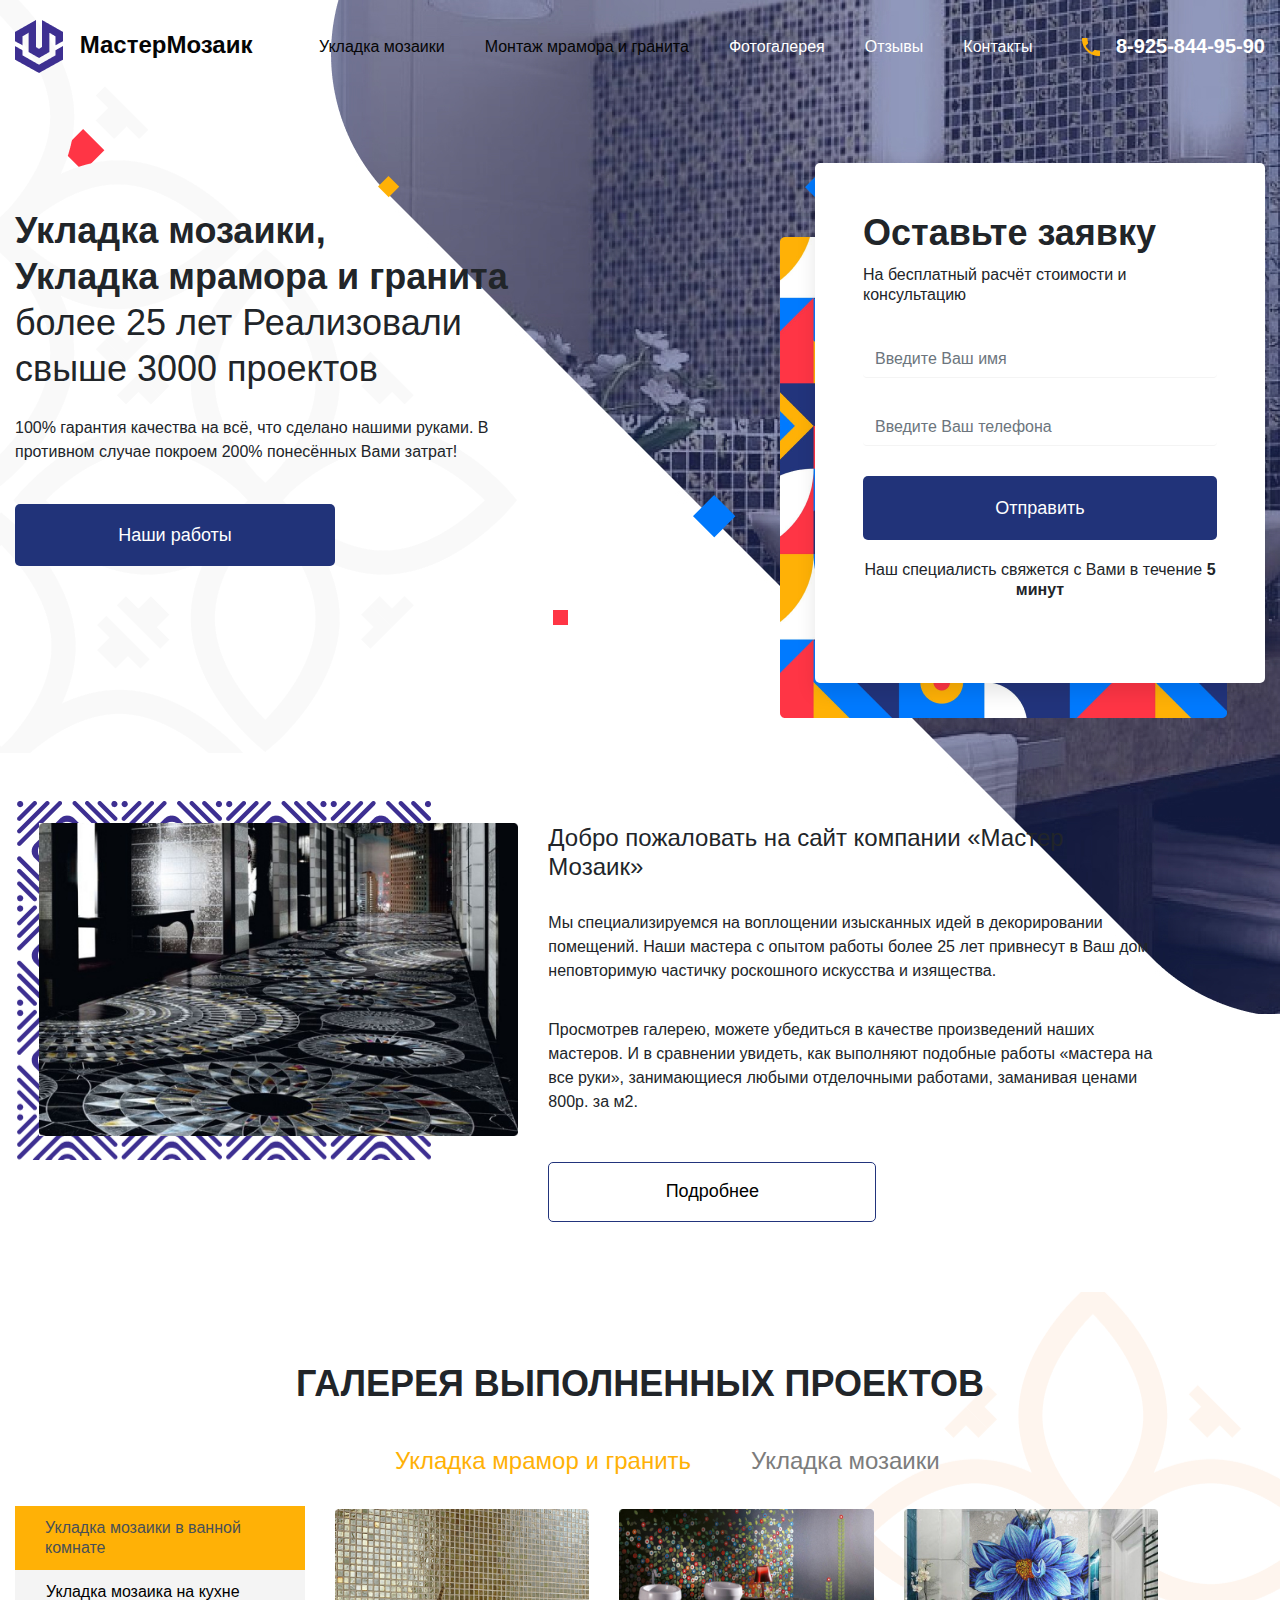
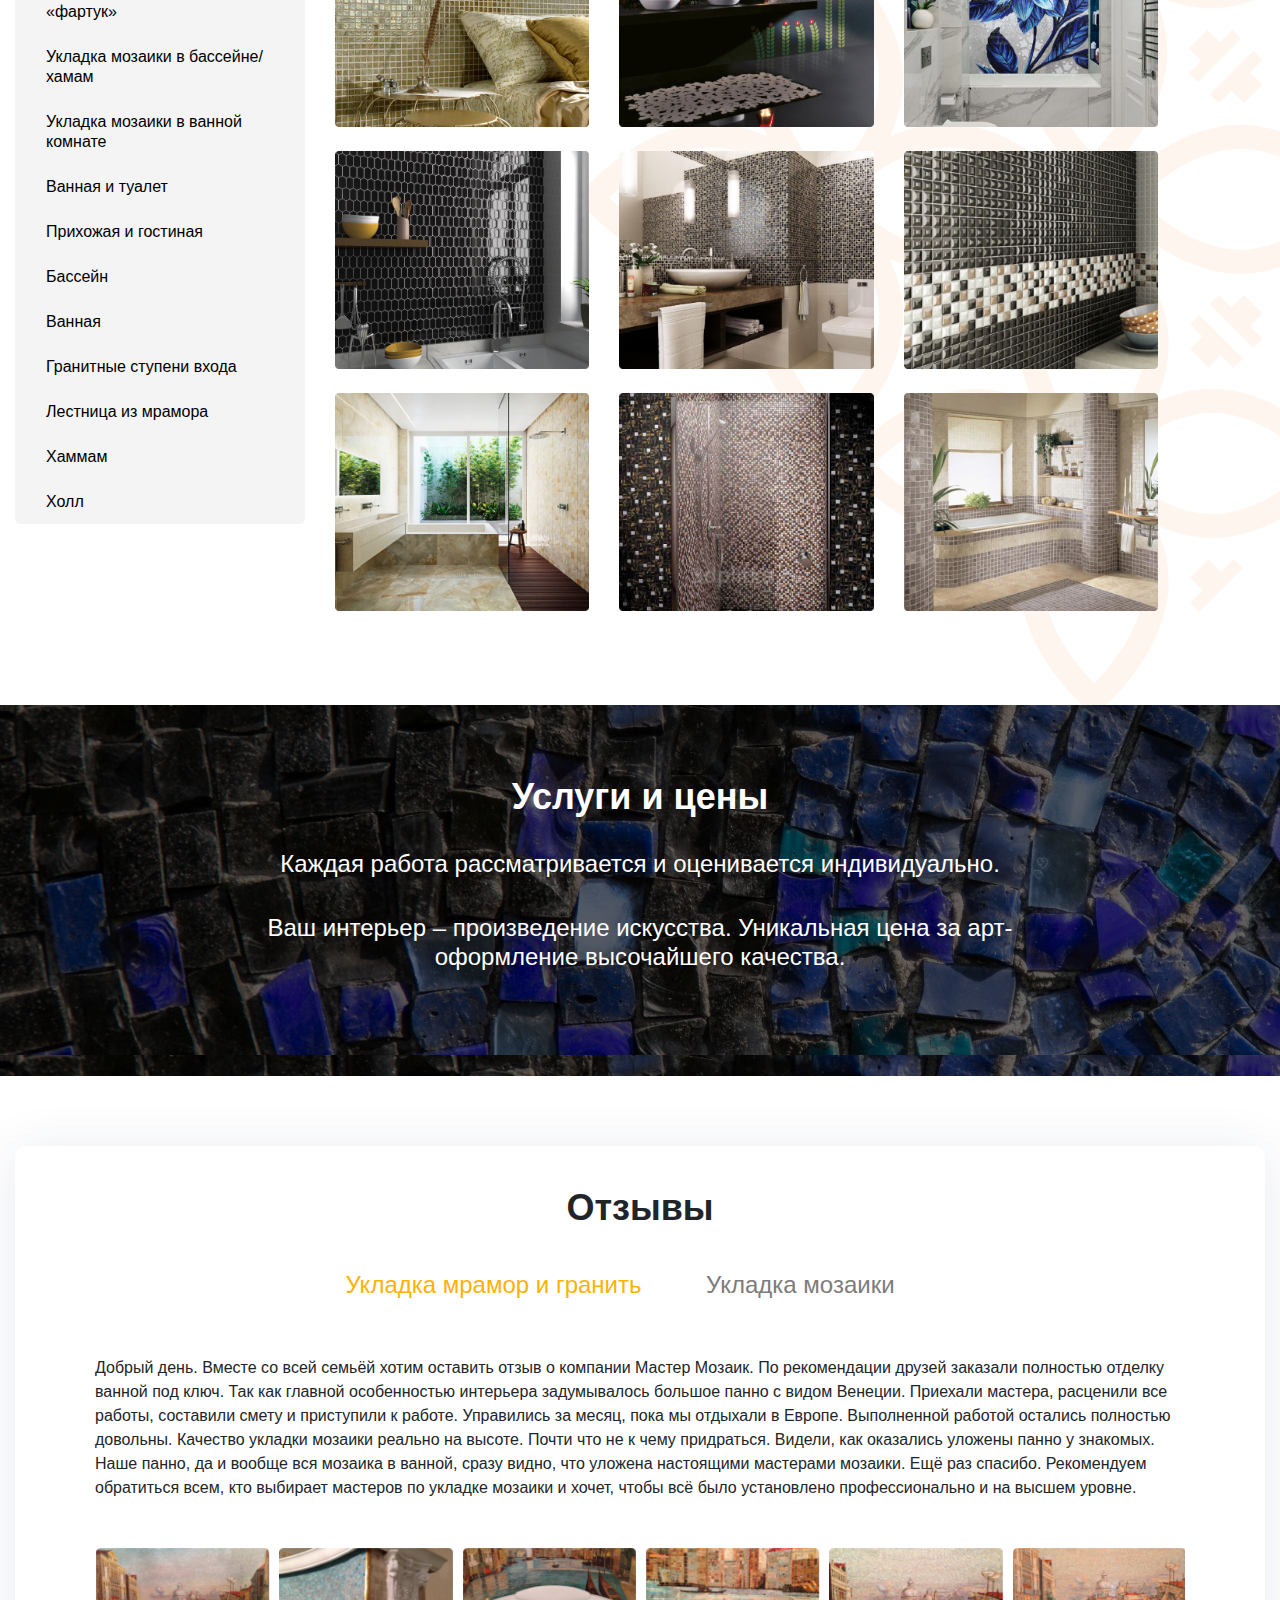
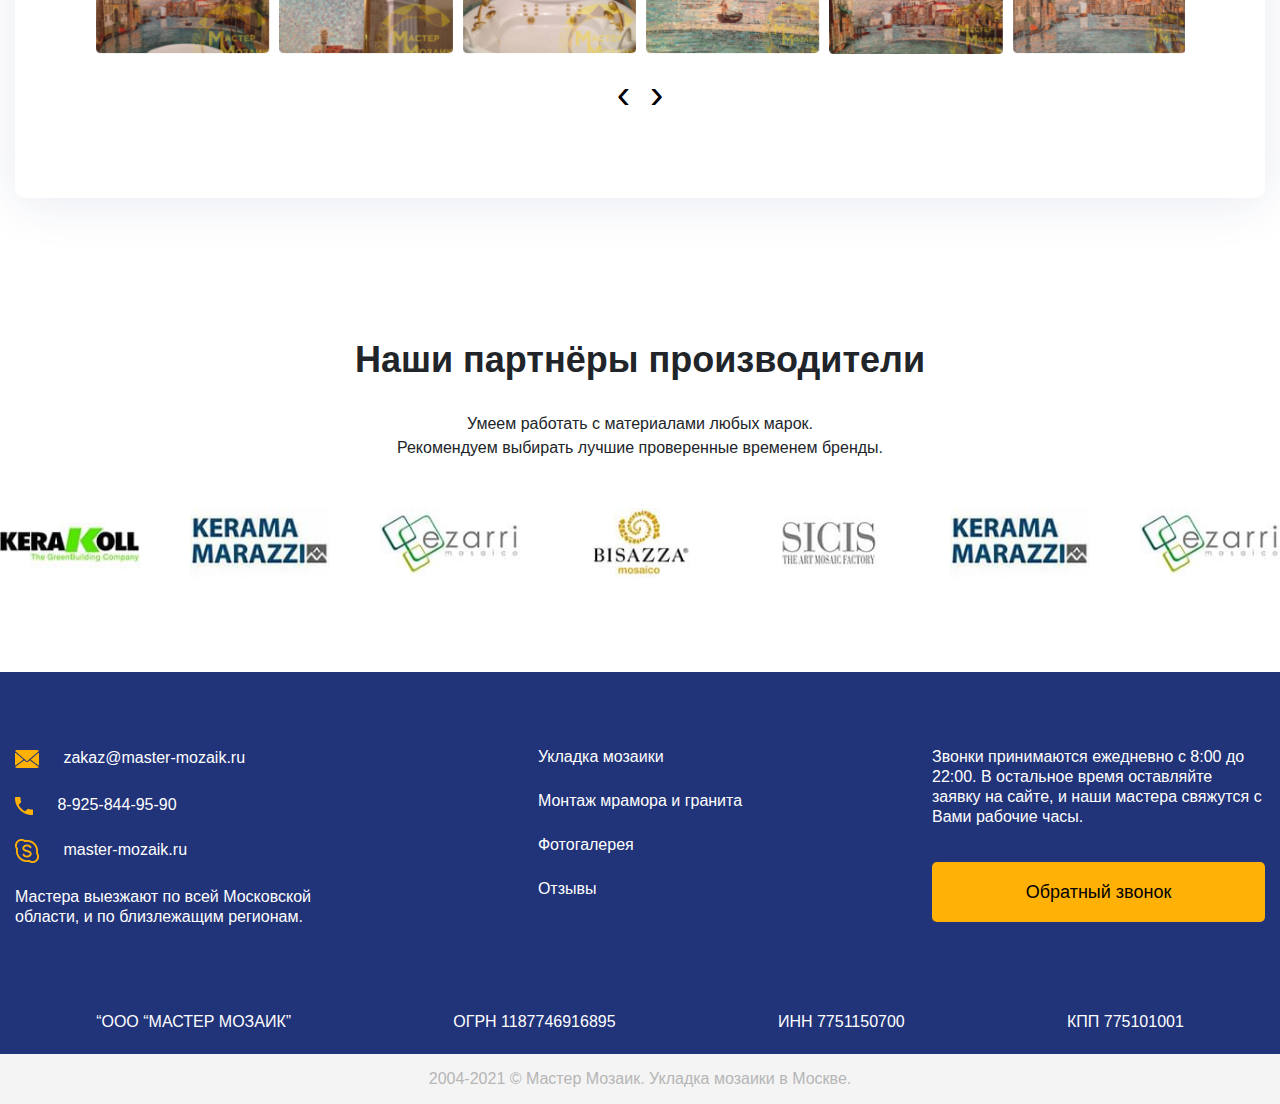
<file: index.html>
<!DOCTYPE html>
<html lang="en">
<head>
  <link rel="stylesheet" href="https://cdn.jsdelivr.net/npm/@fancyapps/ui/dist/fancybox.css"/>
  <link rel="stylesheet" type="text/css" href="css/style.css">
  <meta charset="UTF-8">
  <meta name="viewport" content="width=device-width, initial-scale=1.0">
  <meta http-equiv="X-UA-Compatible" content="ie=edge">
  <title>new template</title>

  <style>
    .nav a:nth-child(+3),
    .nav a:nth-child(+4),
    .nav a:nth-child(+5),
    .tel-box a{
      color: #fff;
    }
  </style>
</head>
<body>
    <div class="mainbg"></div>
  <div class="main-bg">
    <header class="header">
      <div class="container">
        <div class="d-flex align-items-center">
          <div class="logo mr-auto">
            <a href="#">
              <img src="img/logo.png" alt="" class="regular-logo">
              <img src="img/logo-white.png" alt="" class="logo-white">
              МастерМозаик
            </a>
          </div>
          <div id="menuToggle">
				    <input type="checkbox">
				    <span id="span1"></span>
				    <span id="span2"></span>
				    <span id="span3"></span>
				  </div>
          <nav class="nav">
            <a href="#">
              Укладка мозаики
            </a>
            <a href="#">
              Монтаж мрамора и гранита
            </a>
            <a href="#">
              Фотогалерея
            </a>
            <a href="#">
              Отзывы
            </a>
            <a href="#">
              Контакты
            </a>
            <div class="tel-box tel-box-mobile d-md-none">
              <a href="tel:+8-925-844-95-90">
                <img src="img/icon-phone.png" alt="">
                8-925-844-95-90
              </a>
            </div>
          </nav>
          <div class="tel-box">
            <a href="tel:+8-925-844-95-90">
              <img src="img/icon-phone.png" alt="">
              8-925-844-95-90
            </a>
          </div>
        </div>
      </div>
    </header>
    <section class="start-section">
      <div class="container">
        <div class="row">
          <div class="col-md-5">
            <div class="start-section__title mb-4">
              <span>Укладка мозаики, <br/>Укладка мрамора и гранита </span>более 25 лет Реализовали свыше 3000 проектов
            </div>
            <p>
              100% гарантия качества на всё, что сделано нашими руками. В противном случае покроем 200% понесённых Вами затрат!
            </p>
            <div>
              <a href="#">
                Наши работы
              </a>
            </div>
          </div>
          <div class="col-md-5 offset-lg-2">
            <div class="callback_form">
              <div class="callback_form__title">
                Оставьте заявку
              </div>
              <p>
                На бесплатный расчёт стоимости и консультацию
              </p>
              <input type="text" class="form-control" id="" value="" placeholder="Введите Ваш имя">
              <input type="text" class="form-control" id="" value="" placeholder="Введите Ваш телефона">
              <button type="submit" class="btn link">Отправить</button>
              <p class="text-center">
                Наш специалисть свяжется с Вами в течение <b>5 минут</b>
              </p>
            </div>
          </div>
        </div>
      </div>
    </section>
  </div>
    <section class="section-about">
      <div class="container">
        <div class="row">
          <div class="col-md-5">
            <div class="section-about__img">
              <img src="img/hallway.jpg" alt="">
            </div>
          </div>
          <div class="col-md-6">
            <div class="section-about__title">
              Добро пожаловать на сайт компании «Мастер Мозаик»
            </div>
            <p>
              Мы специализируемся на воплощении изысканных идей в декорировании помещений.
              Наши мастера с опытом работы более 25 лет привнесут в Ваш дом
              неповторимую частичку роскошного искусства и изящества.
            </p>
            <p>
              Просмотрев галерею, можете убедиться в качестве произведений наших мастеров.
              И в сравнении увидеть, как выполняют подобные работы «мастера на все руки»,
              занимающиеся любыми отделочными работами, заманивая ценами 800р. за м2.
            </p>
            <div class="link mt-5">
              <a href="#">
                Подробнее
              </a>
            </div>
          </div>
        </div>
      </div>
    </section>


  <section class="gallery">
    <div class="container">
      <div class="section-title">
        галерея выполненных проектов
      </div>
      <div class="row">
        <div class="col-md-3">
          <ul class="nav nav-tabs galleryTabs" id="galleryTabs" role="tablist">
            <li class="nav-item">
              <a class="nav-link active" data-toggle="tab" href="#galleryTabs1" role="tab" aria-selected="true">
                Укладка мозаики в ванной комнате
              </a>
            </li>
            <li class="nav-item">
              <a class="nav-link" data-toggle="tab" href="#galleryTabs2" role="tab" aria-selected="false">
                Укладка мозаика на кухне «фартук»
              </a>
            </li>
            <li class="nav-item">
              <a class="nav-link" data-toggle="tab" href="#galleryTabs3" role="tab" aria-selected="false">
                Укладка мозаики в бассейне/хамам
              </a>
            </li>
            <li class="nav-item">
              <a class="nav-link" data-toggle="tab" href="#galleryTabs4" role="tab" aria-selected="false">
                Укладка мозаики в ванной комнате
              </a>
            </li>
            <li class="nav-item">
              <a class="nav-link" data-toggle="tab" href="#galleryTabs5" role="tab" aria-selected="false">
                Ванная и туалет
              </a>
            </li>
            <li class="nav-item">
              <a class="nav-link" data-toggle="tab" href="#galleryTabs6" role="tab" aria-selected="false">
                Прихожая и гостиная
              </a>
            </li>
            <li class="nav-item">
              <a class="nav-link" data-toggle="tab" href="#galleryTabs7" role="tab" aria-selected="false">
                Бассейн
              </a>
            </li>
            <li class="nav-item">
              <a class="nav-link" data-toggle="tab" href="#galleryTabs8" role="tab" aria-selected="false">
                Ванная
              </a>
            </li>
            <li class="nav-item">
              <a class="nav-link" data-toggle="tab" href="#galleryTabs9" role="tab" aria-selected="false">
                Гранитные ступени входа
              </a>
            </li>
            <li class="nav-item">
              <a class="nav-link" data-toggle="tab" href="#galleryTabs10" role="tab" aria-selected="false">
                Лестница из мрамора
              </a>
            </li>
            <li class="nav-item">
              <a class="nav-link" data-toggle="tab" href="#galleryTabs11" role="tab" aria-selected="false">
                Хаммам
              </a>
            </li>
            <li class="nav-item">
              <a class="nav-link" data-toggle="tab" href="#galleryTabs12" role="tab" aria-selected="false">
                Холл
              </a>
            </li>
          </ul>

        </div>
        <div class="col-md-8">
          <div class="tab-content" id="galleryTabsContent">
            <div class="tab-pane fade show active" id="galleryTabs1" role="tabpanel">

              <ul class="nav nav-tabs galleryChoiceTabs" id="galleryChoiceTabs" role="tablist">
                <li class="nav-item">
                  <a class="nav-link active" id="home-tab" data-toggle="tab" href="#galleryChoiceTabs1" role="tab" aria-selected="true">
                    Укладка мрамор и гранить
                  </a>
                </li>
                <li class="nav-item">
                  <a class="nav-link" id="profile-tab" data-toggle="tab" href="#galleryChoiceTabs2" role="tab" aria-selected="false">
                    Укладка мозаики
                  </a>
                </li>
              </ul>
              <div class="tab-content" id="galleryChoiceTabsContent">
                <div class="tab-pane fade show active" id="galleryChoiceTabs1" role="tabpanel">
                  <div class="row">
                    <div class="col-md-4 mb-4">
                      <div class="item-box">
                        <a href="img/gallery1.jpg" data-fancybox="gallery1">
                          <img src="img/gallery1.jpg" alt="">
                        </a>

                      </div>
                    </div>
                    <div class="col-md-4 mb-4">
                      <div class="item-box">
                        <a href="img/gallery2.jpg" data-fancybox="gallery1">
                          <img src="img/gallery2.jpg" alt="">
                        </a>
                      </div>
                    </div>
                    <div class="col-md-4 mb-4">
                      <div class="item-box">
                        <a href="img/gallery3.jpg" data-fancybox="gallery1">
                          <img src="img/gallery3.jpg" alt="">
                        </a>
                      </div>
                    </div>
                    <div class="col-md-4 mb-4">
                      <div class="item-box">
                        <a href="img/gallery4.jpg" data-fancybox="gallery1">
                          <img src="img/gallery4.jpg" alt="">
                        </a>
                      </div>
                    </div>
                    <div class="col-md-4 mb-4">
                      <div class="item-box">
                        <a href="img/gallery5.jpg" data-fancybox="gallery1">
                          <img src="img/gallery5.jpg" alt="">
                        </a>
                      </div>
                    </div>
                    <div class="col-md-4 mb-4">
                      <div class="item-box">
                        <a href="img/gallery6.jpg" data-fancybox="gallery1">
                          <img src="img/gallery6.jpg" alt="">
                        </a>
                      </div>
                    </div>
                    <div class="col-md-4 mb-4">
                      <div class="item-box">
                        <a href="img/gallery7.jpg" data-fancybox="gallery1">
                          <img src="img/gallery7.jpg" alt="">
                        </a>
                      </div>
                    </div>
                    <div class="col-md-4 mb-4">
                      <div class="item-box">
                        <a href="img/gallery8.jpg" data-fancybox="gallery1">
                          <img src="img/gallery8.jpg" alt="">
                        </a>
                      </div>
                    </div>
                    <div class="col-md-4 mb-4">
                      <div class="item-box">
                        <a href="img/gallery9.jpg" data-fancybox="gallery1">
                          <img src="img/gallery9.jpg" alt="">
                        </a>
                      </div>
                    </div>
                  </div>
                </div>
                <div class="tab-pane fade" id="galleryChoiceTabs2" role="tabpanel">
                  <div class="row">
                    <div class="col-md-4 mb-4">
                      <div class="item-box">
                        <a href="img/gallery4.jpg" data-fancybox="gallery2">
                          <img src="img/gallery4.jpg" alt="">
                        </a>
                      </div>
                    </div>
                    <div class="col-md-4 mb-4">
                      <div class="item-box">
                        <a href="img/gallery5.jpg" data-fancybox="gallery2">
                          <img src="img/gallery5.jpg" alt="">
                        </a>
                      </div>
                    </div>
                    <div class="col-md-4 mb-4">
                      <div class="item-box">
                        <a href="img/gallery6.jpg" data-fancybox="gallery2">
                          <img src="img/gallery6.jpg" alt="">
                        </a>
                      </div>
                    </div>
                    <div class="col-md-4 mb-4">
                      <div class="item-box">
                        <a href="img/gallery7.jpg" data-fancybox="gallery2">
                          <img src="img/gallery7.jpg" alt="">
                        </a>
                      </div>
                    </div>
                    <div class="col-md-4 mb-4">
                      <div class="item-box">
                        <a href="img/gallery8.jpg" data-fancybox="gallery2">
                          <img src="img/gallery8.jpg" alt="">
                        </a>
                      </div>
                    </div>
                    <div class="col-md-4 mb-4">
                      <div class="item-box">
                        <a href="img/gallery9.jpg" data-fancybox="gallery2">
                          <img src="img/gallery9.jpg" alt="">
                        </a>
                      </div>
                    </div>
                  </div>
                </div>
              </div>

            </div>
            <div class="tab-pane fade" id="galleryTabs2" role="tabpanel">
              2
            </div>
            <div class="tab-pane fade" id="galleryTabs3" role="tabpanel">
              3
            </div>
            <div class="tab-pane fade" id="galleryTabs4" role="tabpanel">
              4
            </div>
            <div class="tab-pane fade" id="galleryTabs5" role="tabpanel">
              5
            </div>
            <div class="tab-pane fade" id="galleryTabs6" role="tabpanel">
              6
            </div>
            <div class="tab-pane fade" id="galleryTabs7" role="tabpanel">
              7
            </div>
            <div class="tab-pane fade" id="galleryTabs8" role="tabpanel">
              8
            </div>
            <div class="tab-pane fade" id="galleryTabs9" role="tabpanel">
              9
            </div>
            <div class="tab-pane fade" id="galleryTabs10" role="tabpanel">
              10
            </div>
            <div class="tab-pane fade" id="galleryTabs11" role="tabpanel">
              11
            </div>
            <div class="tab-pane fade" id="galleryTabs12" role="tabpanel">
              12
            </div>
          </div>
        </div>
      </div>
    </div>
  </section>
  <section class="banner text-center" style="background-image: url('img/banner1.jpg')">
    <div class="container">
      <div class="banner_title">
        Услуги и цены
      </div>
      <p>
        Каждая работа рассматривается и оценивается индивидуально.
      </p>
      <p>
        Ваш интерьер – произведение искусства. Уникальная цена за арт-оформление высочайшего качества.
      </p>
    </div>
  </section>
  <section class="reviews">
    <div class="container">
      <div class="reviews__box">
        <div class="section-title">
          Отзывы
        </div>
        <ul class="nav nav-tabs galleryChoiceTabs reviewsTabs mb-5" id="reviewsTabs" role="tablist">
          <li class="nav-item">
            <a class="nav-link active" id="home-tab" data-toggle="tab" href="#reviewsTabs1" role="tab" aria-selected="true">
              Укладка мрамор и гранить
            </a>
          </li>
          <li class="nav-item">
            <a class="nav-link" id="profile-tab" data-toggle="tab" href="#reviewsTabs2" role="tab" aria-selected="false">
              Укладка мозаики
            </a>
          </li>
        </ul>
        <div class="tab-content" id="reviewsTabsContent">
          <div class="tab-pane fade show active" id="reviewsTabs1" role="tabpanel">
            <p>
              Добрый день. Вместе со всей семьёй хотим оставить отзыв о компании Мастер Мозаик. По рекомендации друзей заказали полностью отделку ванной под ключ. Так как главной особенностью интерьера задумывалось большое панно с видом Венеции. Приехали мастера, расценили все работы, составили смету и приступили к работе. Управились за месяц, пока мы отдыхали в Европе. Выполненной работой остались полностью довольны. Качество укладки мозаики реально на высоте. Почти что не к чему придраться. Видели, как оказались уложены панно у знакомых. Наше панно, да и вообще вся мозаика в ванной, сразу видно, что уложена настоящими мастерами мозаики. Ещё раз спасибо. Рекомендуем обратиться всем, кто выбирает мастеров по укладке мозаики и хочет, чтобы всё было установлено профессионально и на высшем уровне.
            </p>
            <div>

            </div>
            <div class="mt-5 owl-carousel owl-carousel-6 owl-theme owl-loaded owl-drag">
              <a href="img/reviews1.jpg" data-fancybox="gallery">
                <img src="img/reviews1.jpg" alt="">
              </a>
              <a href="img/reviews2.jpg" data-fancybox="gallery">
                <img src="img/reviews2.jpg" alt="">
              </a>
              <a href="img/reviews3.jpg" data-fancybox="gallery">
                <img src="img/reviews3.jpg" alt="">
              </a>
              <a href="img/reviews4.jpg" data-fancybox="gallery">
                <img src="img/reviews4.jpg" alt="">
              </a>
              <a href="img/reviews5.jpg" data-fancybox="gallery">
                <img src="img/reviews5.jpg" alt="">
              </a>
              <a href="img/reviews6.jpg" data-fancybox="gallery">
                <img src="img/reviews6.jpg" alt="">
              </a>
              <a href="img/reviews4.jpg" data-fancybox="gallery">
                <img src="img/reviews4.jpg" alt="">
              </a>
            </div>
          </div>
          <div class="tab-pane fade" id="reviewsTabs2" role="tabpanel">

          </div>
        </div>

      </div>
    </div>
  </section>
  <section class="partners">
      <div class="container">
        <div class="section-title">
          Наши партнёры производители
        </div>
        <p>
          Умеем работать с материалами любых марок.
        </p>
        <p>
          Рекомендуем выбирать лучшие проверенные временем бренды.
        </p>
      </div>
      <div class="loop owl-carousel owl-theme owl-loaded owl-drag mt-5">
        <img src="img/partners1.jpg" alt="">
        <img src="img/partners2.jpg" alt="">
        <img src="img/partners3.jpg" alt="">
        <img src="img/partners4.jpg" alt="">
        <img src="img/partners5.jpg" alt="">
        <img src="img/partners6.jpg" alt="">
        <img src="img/partners7.jpg" alt="">
        <img src="img/partners3.jpg" alt="">
        <img src="img/partners4.jpg" alt="">
      </div>
  </section>

  <footer class="footer">
    <div class="container">
      <div class="d-md-flex justify-content-between align-items-start">
        <div>
          <a href="mailto:zakaz@master-mozaik.ru">
            <img src="img/icon-envelope.png" alt="">
            zakaz@master-mozaik.ru
          </a>
          <a href="tel:+89258449590">
            <img src="img/icon-phone.png" alt="">
            8-925-844-95-90
          </a>
          <a href="#">
            <img src="img/icon-skype.png" alt="">
            master-mozaik.ru
          </a>
          <p>
            Мастера выезжают по всей Московской
            области, и по близлежащим регионам.
          </p>
        </div>
        <div>
          <a href="#">
            Укладка мозаики
          </a>
          <a href="#">
            Монтаж мрамора и гранита
          </a>
          <a href="#">
            Фотогалерея
          </a>
          <a href="#">
            Отзывы
          </a>
        </div>
        <div>
          <p>
            Звонки принимаются ежедневно с 8:00 до 22:00. В остальное время оставляйте заявку на сайте, и наши мастера свяжутся с Вами рабочие часы.
          </p>
          <button class="btn btn-callback" data-target="#callbackModal" data-toggle="modal">
            Обратный звонок
          </button>
        </div>
      </div>
      <div class="d-md-flex justify-content-around mt-5 text-white">
        <div>
          “ООО “МАСТЕР МОЗАИК”
        </div>
        <div>
          ОГРН 1187746916895
        </div>
        <div>
          ИНН 7751150700
        </div>
        <div>
          КПП 775101001
        </div>
      </div>
    </div>
  </footer>
  <div class="copyright">
    <div class="container">
      2004-2021 © Мастер Мозаик. Укладка мозаики в Москве.
    </div>
  </div>


  <!-- Modal -->
  <div class="modal fade" id="callbackModal" tabindex="-1" role="dialog" aria-hidden="true">
    <div class="modal-dialog" role="document">
      <div class="modal-content">
        <div class="modal-header">
          <h5 class="modal-title text-center d-block w-100" id="">Заказать звонок</h5>
          <button type="button" class="close" data-dismiss="modal" aria-label="Close">
            <span aria-hidden="true">&times;</span>
          </button>
        </div>
        <div class="callback_form">
          <input type="text" class="form-control" id="" value="" placeholder="Введите Ваш имя">
          <input type="text" class="form-control" id="" value="" placeholder="Введите Ваш телефона">
          <button type="submit" class="btn link">Отправить</button>
        </div>
      </div>
    </div>
  </div>


  <script src="js/jquery-3.1.1.min.js"></script>
  <script src="js/bootstrap.min.js"></script>
  <script src="js/owl.carousel.min.js"></script>
  <script src="https://cdn.jsdelivr.net/npm/@fancyapps/ui@4.0/dist/fancybox.umd.js"></script>
  <script src="js/app.js"></script>
</body>
</html>
</file>
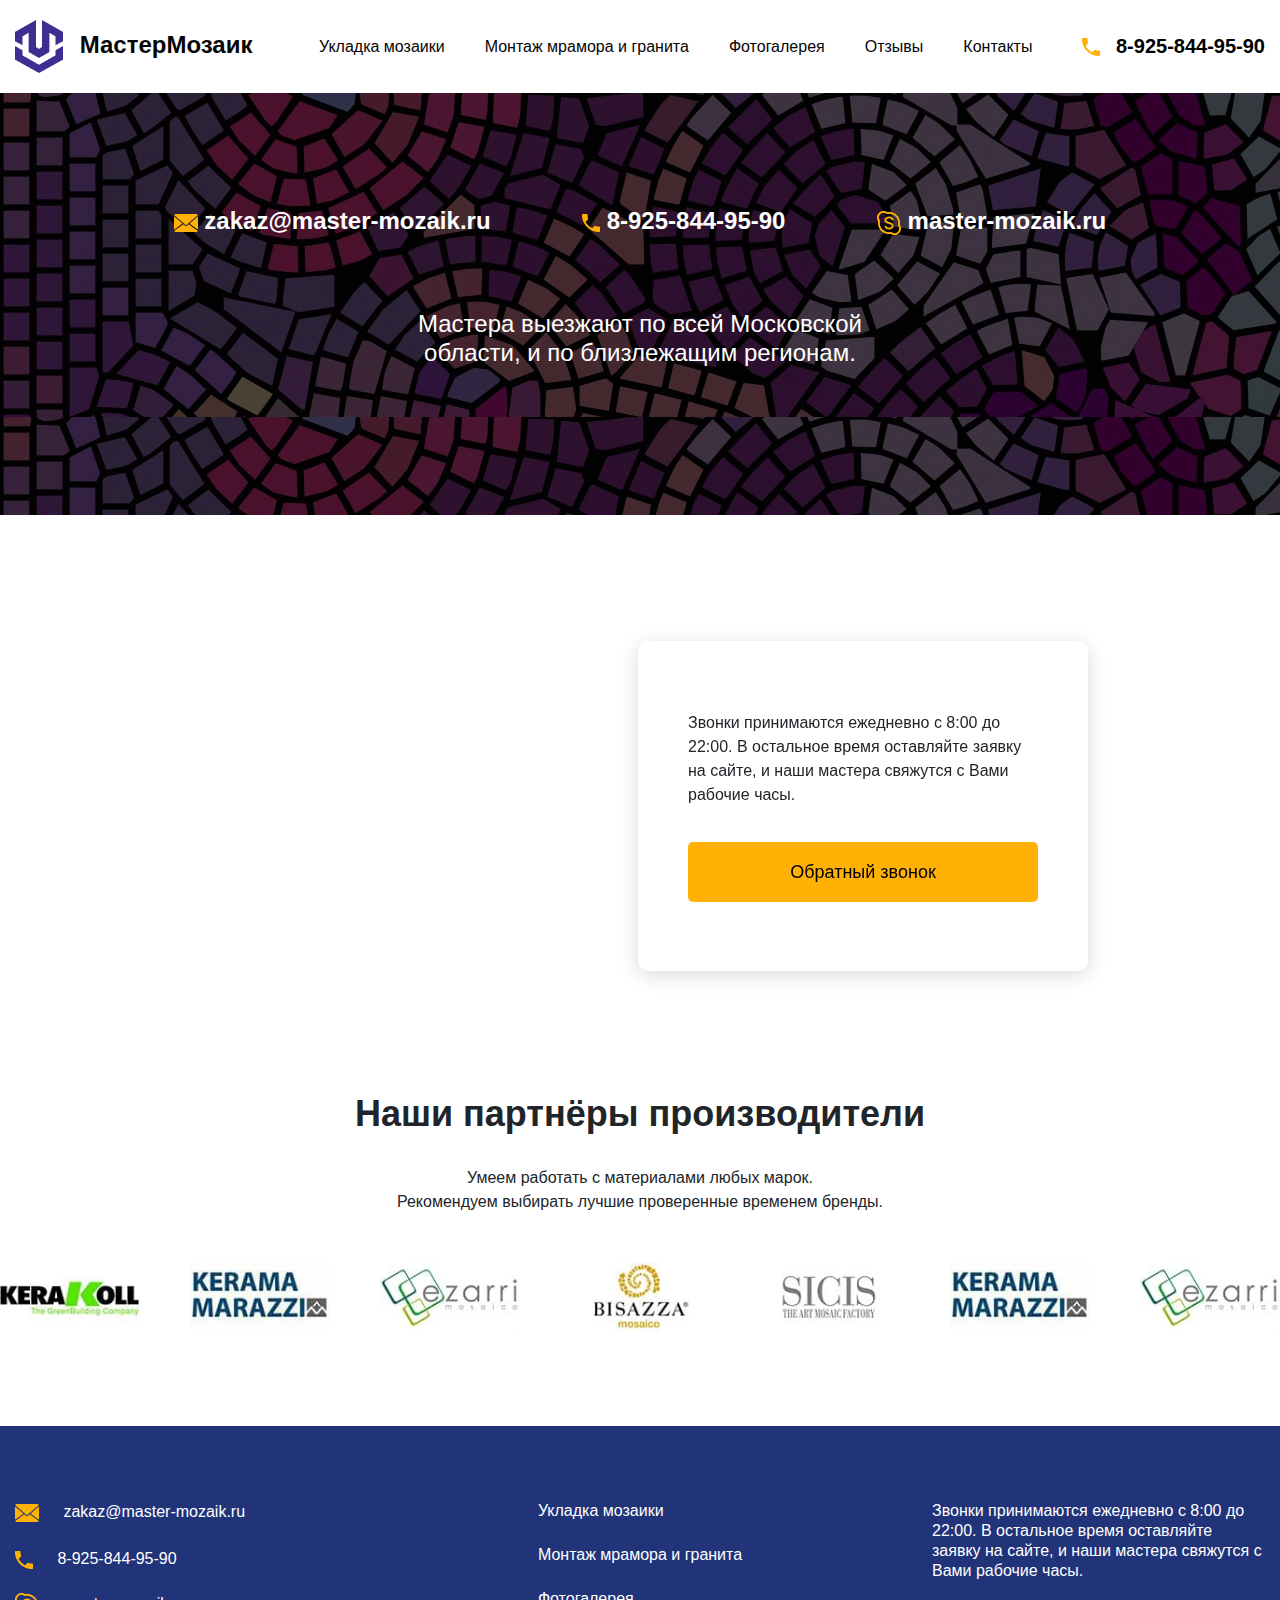
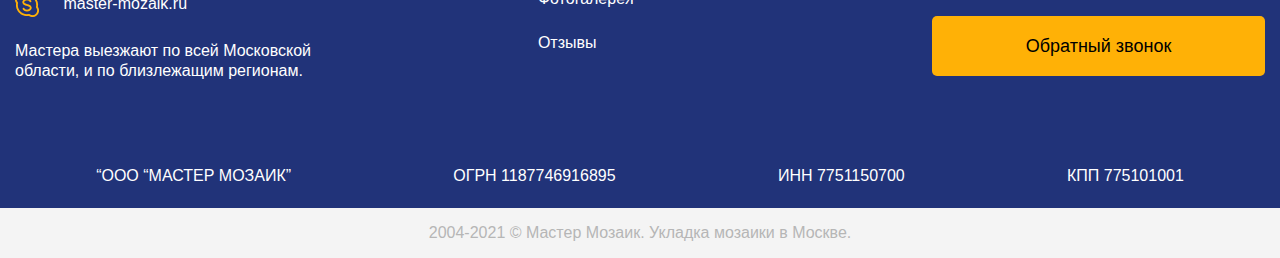
<file: contacts.html>
<!DOCTYPE html>
<html lang="en">
<head>
  <link rel="stylesheet" href="https://cdn.jsdelivr.net/npm/@fancyapps/ui/dist/fancybox.css"/>
  <link rel="stylesheet" type="text/css" href="css/style.css">
  <meta charset="UTF-8">
  <meta name="viewport" content="width=device-width, initial-scale=1.0">
  <meta http-equiv="X-UA-Compatible" content="ie=edge">
  <title>new template</title>
</head>
<body>

    <header class="header">
      <div class="container">
        <div class="d-flex align-items-center">
          <div class="logo mr-auto">
            <a href="#">
              <img src="img/logo.png" alt="" class="regular-logo">
              <img src="img/logo-white.png" alt="" class="logo-white">
              МастерМозаик
            </a>
          </div>
          <div id="menuToggle">
				    <input type="checkbox">
				    <span id="span1"></span>
				    <span id="span2"></span>
				    <span id="span3"></span>
				  </div>
          <nav class="nav">
            <a href="#">
              Укладка мозаики
            </a>
            <a href="#">
              Монтаж мрамора и гранита
            </a>
            <a href="#">
              Фотогалерея
            </a>
            <a href="#">
              Отзывы
            </a>
            <a href="#">
              Контакты
            </a>
            <div class="tel-box tel-box-mobile d-md-none">
              <a href="tel:+8-925-844-95-90">
                <img src="img/icon-phone.png" alt="">
                8-925-844-95-90
              </a>
            </div>
          </nav>
          <div class="tel-box">
            <a href="tel:+8-925-844-95-90">
              <img src="img/icon-phone.png" alt="">
              8-925-844-95-90
            </a>
          </div>
        </div>
      </div>
    </header>
  <section class="banner contacts-box text-center p-113" style="background-image: url('img/banner4.jpg')">
    <div class="container">
      <div class="contacts-box d-md-flex justify-content-around align-items-center">
        <a href="mailto:zakaz@master-mozaik.ru">
          <img src="img/icon-envelope.png" alt="">
          zakaz@master-mozaik.ru
        </a>
        <a href="tel:+89258449590">
          <img src="img/icon-phone.png" alt="">
          8-925-844-95-90
        </a>
        <a href="#">
          <img src="img/icon-skype.png" alt="">
          master-mozaik.ru
        </a>
      </div>
      <p>
        Мастера выезжают по всей Московской
        области, и по близлежащим регионам.
      </p>
    </div>
  </section>
  <div class="map">
    <div class="map__desc">
      <p>
        Звонки принимаются ежедневно с 8:00 до 22:00. В остальное время оставляйте заявку на сайте, и наши мастера свяжутся с Вами рабочие часы.
      </p>
      <button class="btn btn-callback" data-target="#callbackModal" data-toggle="modal">
        Обратный звонок
      </button>
    </div>
    <iframe src="https://yandex.ru/map-widget/v1/?um=constructor%3A5d2cedfb755f4e5888c7d579f2137cd580391aeddb9f50f17d01e9755d632ab5&amp;source=constructor" width="100%" height="500" frameborder="0"></iframe>
  </div>

  <section class="partners">
      <div class="container">
        <div class="section-title mt-5 mt-md-0">
          Наши партнёры производители
        </div>
        <p>
          Умеем работать с материалами любых марок.
        </p>
        <p>
          Рекомендуем выбирать лучшие проверенные временем бренды.
        </p>
      </div>
      <div class="loop owl-carousel owl-theme owl-loaded owl-drag mt-5">
        <img src="img/partners1.jpg" alt="">
        <img src="img/partners2.jpg" alt="">
        <img src="img/partners3.jpg" alt="">
        <img src="img/partners4.jpg" alt="">
        <img src="img/partners5.jpg" alt="">
        <img src="img/partners6.jpg" alt="">
        <img src="img/partners7.jpg" alt="">
        <img src="img/partners3.jpg" alt="">
        <img src="img/partners4.jpg" alt="">
      </div>
  </section>

  <footer class="footer">
    <div class="container">
      <div class="d-md-flex justify-content-between align-items-start">
        <div>
          <a href="mailto:zakaz@master-mozaik.ru">
            <img src="img/icon-envelope.png" alt="">
            zakaz@master-mozaik.ru
          </a>
          <a href="tel:+89258449590">
            <img src="img/icon-phone.png" alt="">
            8-925-844-95-90
          </a>
          <a href="#">
            <img src="img/icon-skype.png" alt="">
            master-mozaik.ru
          </a>
          <p>
            Мастера выезжают по всей Московской
            области, и по близлежащим регионам.
          </p>
        </div>
        <div>
          <a href="#">
            Укладка мозаики
          </a>
          <a href="#">
            Монтаж мрамора и гранита
          </a>
          <a href="#">
            Фотогалерея
          </a>
          <a href="#">
            Отзывы
          </a>
        </div>
        <div>
          <p>
            Звонки принимаются ежедневно с 8:00 до 22:00. В остальное время оставляйте заявку на сайте, и наши мастера свяжутся с Вами рабочие часы.
          </p>
          <button class="btn btn-callback" data-target="#callbackModal" data-toggle="modal">
            Обратный звонок
          </button>
        </div>
      </div>
      <div class="d-md-flex justify-content-around mt-5 text-white">
        <div>
          “ООО “МАСТЕР МОЗАИК”
        </div>
        <div>
          ОГРН 1187746916895
        </div>
        <div>
          ИНН 7751150700
        </div>
        <div>
          КПП 775101001
        </div>
      </div>
    </div>
  </footer>
  <div class="copyright">
    <div class="container">
      2004-2021 © Мастер Мозаик. Укладка мозаики в Москве.
    </div>
  </div>


  <!-- Modal -->
  <div class="modal fade" id="callbackModal" tabindex="-1" role="dialog" aria-hidden="true">
    <div class="modal-dialog" role="document">
      <div class="modal-content">
        <div class="modal-header">
          <h5 class="modal-title text-center d-block w-100" id="">Заказать звонок</h5>
          <button type="button" class="close" data-dismiss="modal" aria-label="Close">
            <span aria-hidden="true">&times;</span>
          </button>
        </div>
        <div class="callback_form">
          <input type="text" class="form-control" id="" value="" placeholder="Введите Ваш имя">
          <input type="text" class="form-control" id="" value="" placeholder="Введите Ваш телефона">
          <button type="submit" class="btn link">Отправить</button>
        </div>
      </div>
    </div>
  </div>


  <script src="js/jquery-3.1.1.min.js"></script>
  <script src="js/bootstrap.min.js"></script>
  <script src="js/owl.carousel.min.js"></script>
  <script src="https://cdn.jsdelivr.net/npm/@fancyapps/ui@4.0/dist/fancybox.umd.js"></script>
  <script src="js/app.js"></script>
</body>
</html>
</file>
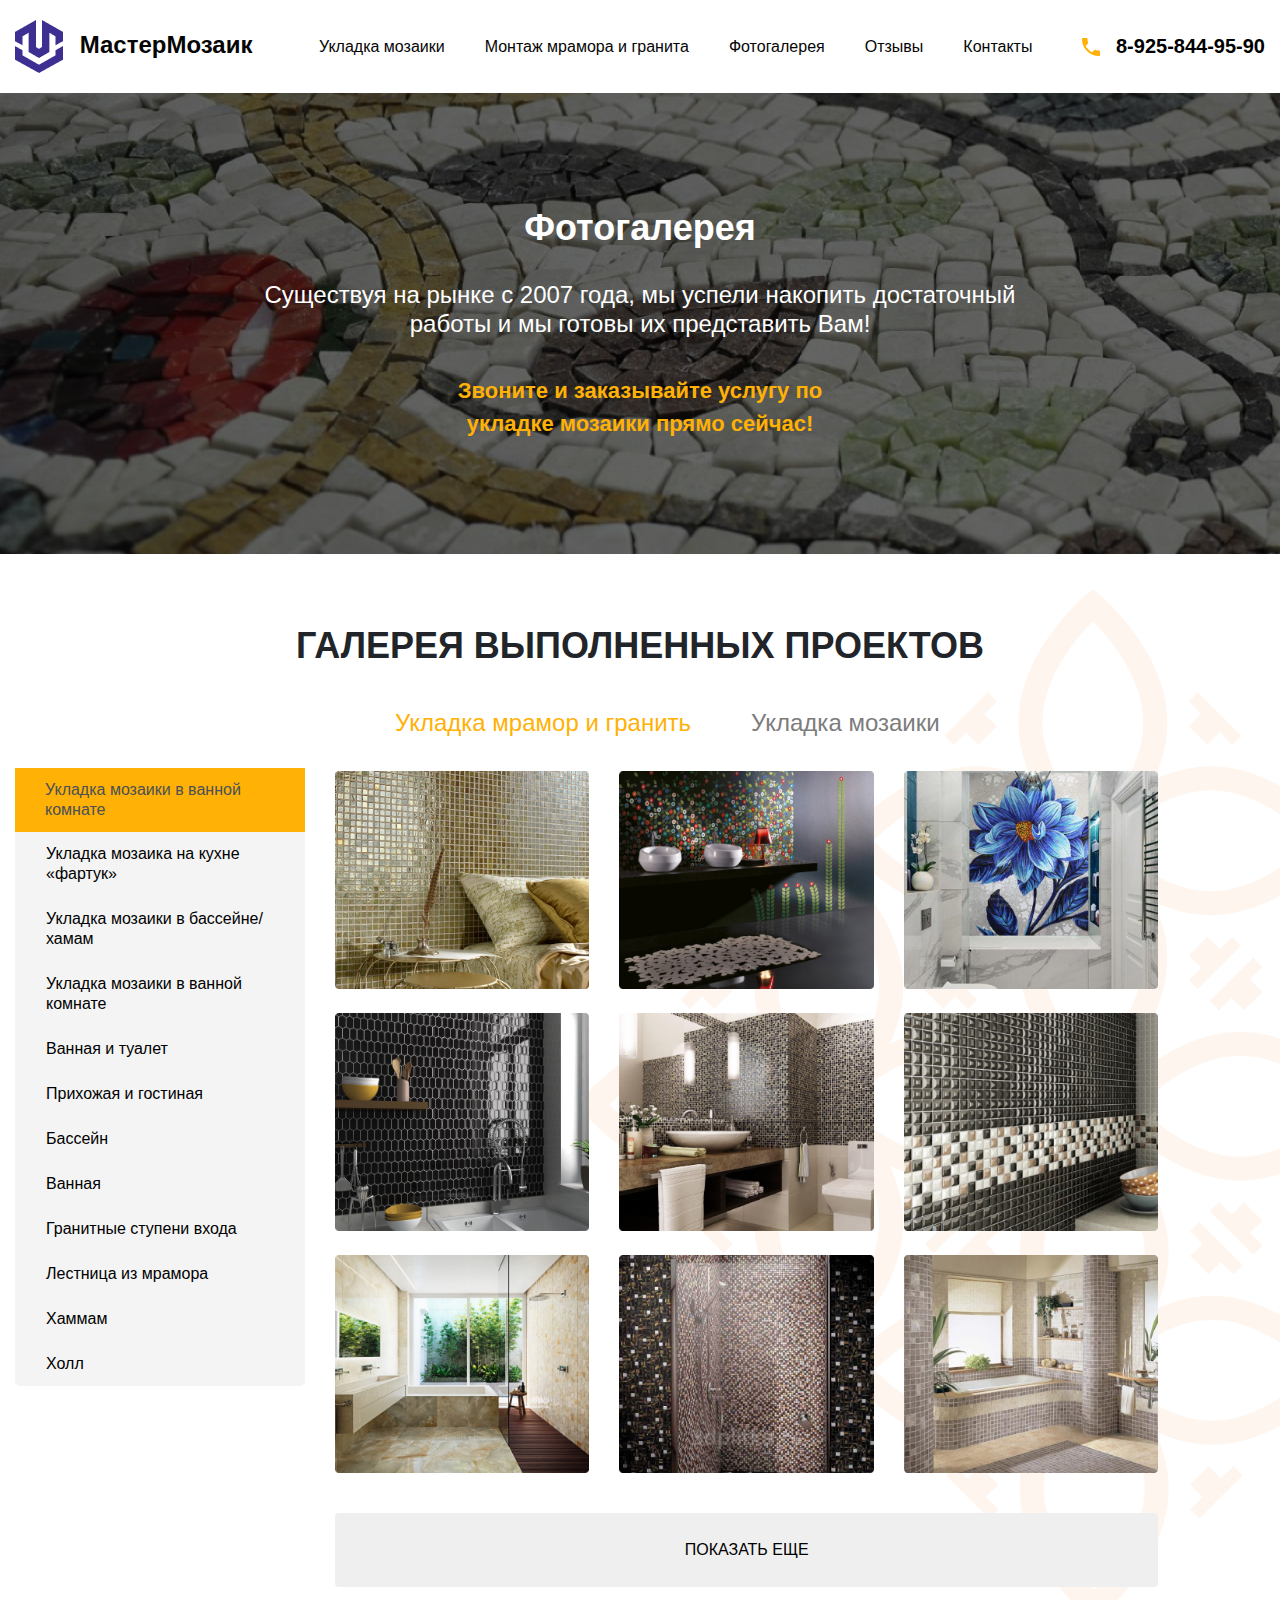
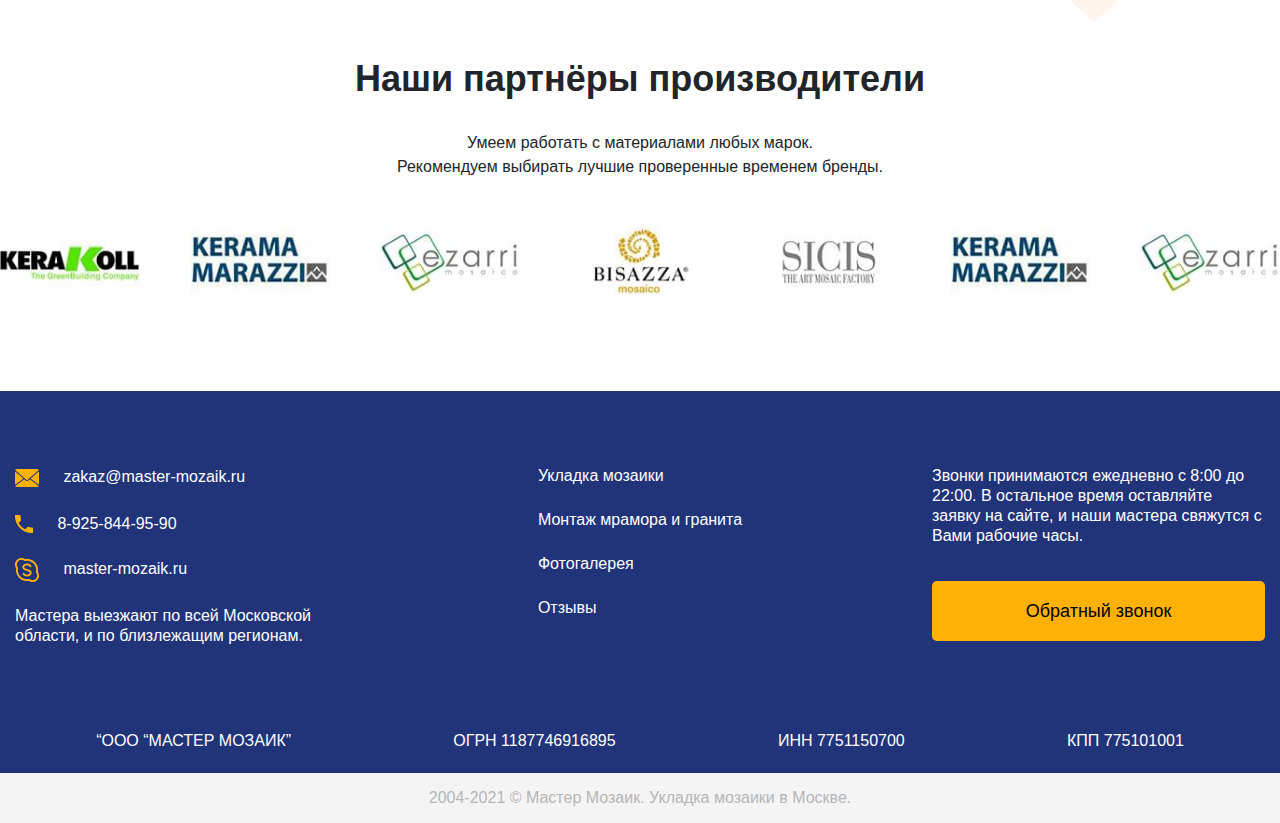
<file: gallery.html>
<!DOCTYPE html>
<html lang="en">
<head>
  <link rel="stylesheet" href="https://cdn.jsdelivr.net/npm/@fancyapps/ui/dist/fancybox.css"/>
  <link rel="stylesheet" type="text/css" href="css/style.css">
  <meta charset="UTF-8">
  <meta name="viewport" content="width=device-width, initial-scale=1.0">
  <meta http-equiv="X-UA-Compatible" content="ie=edge">
  <title>new template</title>
</head>
<body>

    <header class="header">
      <div class="container">
        <div class="d-flex align-items-center">
          <div class="logo mr-auto">
            <a href="#">
              <img src="img/logo.png" alt="" class="regular-logo">
              <img src="img/logo-white.png" alt="" class="logo-white">
              МастерМозаик
            </a>
          </div>
          <div id="menuToggle">
				    <input type="checkbox">
				    <span id="span1"></span>
				    <span id="span2"></span>
				    <span id="span3"></span>
				  </div>
          <nav class="nav">
            <a href="#">
              Укладка мозаики
            </a>
            <a href="#">
              Монтаж мрамора и гранита
            </a>
            <a href="#">
              Фотогалерея
            </a>
            <a href="#">
              Отзывы
            </a>
            <a href="#">
              Контакты
            </a>
            <div class="tel-box tel-box-mobile d-md-none">
              <a href="tel:+8-925-844-95-90">
                <img src="img/icon-phone.png" alt="">
                8-925-844-95-90
              </a>
            </div>
          </nav>
          <div class="tel-box">
            <a href="tel:+8-925-844-95-90">
              <img src="img/icon-phone.png" alt="">
              8-925-844-95-90
            </a>
          </div>
        </div>
      </div>
    </header>
  <section class="banner text-center p-113" style="background-image: url('img/banner3.jpg')">
    <div class="container">
      <div class="banner_title text">
        Фотогалерея
      </div>
      <p>
        Существуя на рынке с 2007 года, мы успели накопить достаточный
        работы и мы готовы их представить Вам!
      </p>
      <button class="btn-text" data-target="#callbackModal" data-toggle="modal">
         Звоните и заказывайте услугу по укладке мозаики прямо сейчас!
      </button>
    </div>
  </section>
  <section class="gallery">
    <div class="container">
      <div class="section-title">
        галерея выполненных проектов
      </div>
      <div class="row">
        <div class="col-md-3">
          <ul class="nav nav-tabs galleryTabs" id="galleryTabs" role="tablist">
            <li class="nav-item">
              <a class="nav-link active" data-toggle="tab" href="#galleryTabs1" role="tab" aria-selected="true">
                Укладка мозаики в ванной комнате
              </a>
            </li>
            <li class="nav-item">
              <a class="nav-link" data-toggle="tab" href="#galleryTabs2" role="tab" aria-selected="false">
                Укладка мозаика на кухне «фартук»
              </a>
            </li>
            <li class="nav-item">
              <a class="nav-link" data-toggle="tab" href="#galleryTabs3" role="tab" aria-selected="false">
                Укладка мозаики в бассейне/хамам
              </a>
            </li>
            <li class="nav-item">
              <a class="nav-link" data-toggle="tab" href="#galleryTabs4" role="tab" aria-selected="false">
                Укладка мозаики в ванной комнате
              </a>
            </li>
            <li class="nav-item">
              <a class="nav-link" data-toggle="tab" href="#galleryTabs5" role="tab" aria-selected="false">
                Ванная и туалет
              </a>
            </li>
            <li class="nav-item">
              <a class="nav-link" data-toggle="tab" href="#galleryTabs6" role="tab" aria-selected="false">
                Прихожая и гостиная
              </a>
            </li>
            <li class="nav-item">
              <a class="nav-link" data-toggle="tab" href="#galleryTabs7" role="tab" aria-selected="false">
                Бассейн
              </a>
            </li>
            <li class="nav-item">
              <a class="nav-link" data-toggle="tab" href="#galleryTabs8" role="tab" aria-selected="false">
                Ванная
              </a>
            </li>
            <li class="nav-item">
              <a class="nav-link" data-toggle="tab" href="#galleryTabs9" role="tab" aria-selected="false">
                Гранитные ступени входа
              </a>
            </li>
            <li class="nav-item">
              <a class="nav-link" data-toggle="tab" href="#galleryTabs10" role="tab" aria-selected="false">
                Лестница из мрамора
              </a>
            </li>
            <li class="nav-item">
              <a class="nav-link" data-toggle="tab" href="#galleryTabs11" role="tab" aria-selected="false">
                Хаммам
              </a>
            </li>
            <li class="nav-item">
              <a class="nav-link" data-toggle="tab" href="#galleryTabs12" role="tab" aria-selected="false">
                Холл
              </a>
            </li>
          </ul>

        </div>
        <div class="col-md-8">
          <div class="tab-content" id="galleryTabsContent">
            <div class="tab-pane fade show active" id="galleryTabs1" role="tabpanel">

              <ul class="nav nav-tabs galleryChoiceTabs" id="galleryChoiceTabs" role="tablist">
                <li class="nav-item">
                  <a class="nav-link active" id="home-tab" data-toggle="tab" href="#galleryChoiceTabs1" role="tab" aria-selected="true">
                    Укладка мрамор и гранить
                  </a>
                </li>
                <li class="nav-item">
                  <a class="nav-link" id="profile-tab" data-toggle="tab" href="#galleryChoiceTabs2" role="tab" aria-selected="false">
                    Укладка мозаики
                  </a>
                </li>
              </ul>
              <div class="tab-content" id="galleryChoiceTabsContent">
                <div class="tab-pane fade show active" id="galleryChoiceTabs1" role="tabpanel">
                  <div class="row">
                    <div class="col-md-4 mb-4">
                      <div class="item-box">
                        <a href="img/gallery1.jpg" data-fancybox="gallery1">
                          <img src="img/gallery1.jpg" alt="">
                        </a>

                      </div>
                    </div>
                    <div class="col-md-4 mb-4">
                      <div class="item-box">
                        <a href="img/gallery2.jpg" data-fancybox="gallery1">
                          <img src="img/gallery2.jpg" alt="">
                        </a>
                      </div>
                    </div>
                    <div class="col-md-4 mb-4">
                      <div class="item-box">
                        <a href="img/gallery3.jpg" data-fancybox="gallery1">
                          <img src="img/gallery3.jpg" alt="">
                        </a>
                      </div>
                    </div>
                    <div class="col-md-4 mb-4">
                      <div class="item-box">
                        <a href="img/gallery4.jpg" data-fancybox="gallery1">
                          <img src="img/gallery4.jpg" alt="">
                        </a>
                      </div>
                    </div>
                    <div class="col-md-4 mb-4">
                      <div class="item-box">
                        <a href="img/gallery5.jpg" data-fancybox="gallery1">
                          <img src="img/gallery5.jpg" alt="">
                        </a>
                      </div>
                    </div>
                    <div class="col-md-4 mb-4">
                      <div class="item-box">
                        <a href="img/gallery6.jpg" data-fancybox="gallery1">
                          <img src="img/gallery6.jpg" alt="">
                        </a>
                      </div>
                    </div>
                    <div class="col-md-4 mb-4">
                      <div class="item-box">
                        <a href="img/gallery7.jpg" data-fancybox="gallery1">
                          <img src="img/gallery7.jpg" alt="">
                        </a>
                      </div>
                    </div>
                    <div class="col-md-4 mb-4">
                      <div class="item-box">
                        <a href="img/gallery8.jpg" data-fancybox="gallery1">
                          <img src="img/gallery8.jpg" alt="">
                        </a>
                      </div>
                    </div>
                    <div class="col-md-4 mb-4">
                      <div class="item-box">
                        <a href="img/gallery9.jpg" data-fancybox="gallery1">
                          <img src="img/gallery9.jpg" alt="">
                        </a>
                      </div>
                    </div>
                  </div>
                </div>
                <div class="tab-pane fade" id="galleryChoiceTabs2" role="tabpanel">
                  <div class="row">
                    <div class="col-md-4 mb-4">
                      <div class="item-box">
                        <a href="img/gallery4.jpg" data-fancybox="gallery2">
                          <img src="img/gallery4.jpg" alt="">
                        </a>
                      </div>
                    </div>
                    <div class="col-md-4 mb-4">
                      <div class="item-box">
                        <a href="img/gallery5.jpg" data-fancybox="gallery2">
                          <img src="img/gallery5.jpg" alt="">
                        </a>
                      </div>
                    </div>
                    <div class="col-md-4 mb-4">
                      <div class="item-box">
                        <a href="img/gallery6.jpg" data-fancybox="gallery2">
                          <img src="img/gallery6.jpg" alt="">
                        </a>
                      </div>
                    </div>
                    <div class="col-md-4 mb-4">
                      <div class="item-box">
                        <a href="img/gallery7.jpg" data-fancybox="gallery2">
                          <img src="img/gallery7.jpg" alt="">
                        </a>
                      </div>
                    </div>
                    <div class="col-md-4 mb-4">
                      <div class="item-box">
                        <a href="img/gallery8.jpg" data-fancybox="gallery2">
                          <img src="img/gallery8.jpg" alt="">
                        </a>
                      </div>
                    </div>
                    <div class="col-md-4 mb-4">
                      <div class="item-box">
                        <a href="img/gallery9.jpg" data-fancybox="gallery2">
                          <img src="img/gallery9.jpg" alt="">
                        </a>
                      </div>
                    </div>
                  </div>
                </div>
              </div>

            </div>
            <div class="tab-pane fade" id="galleryTabs2" role="tabpanel">
              2
            </div>
            <div class="tab-pane fade" id="galleryTabs3" role="tabpanel">
              3
            </div>
            <div class="tab-pane fade" id="galleryTabs4" role="tabpanel">
              4
            </div>
            <div class="tab-pane fade" id="galleryTabs5" role="tabpanel">
              5
            </div>
            <div class="tab-pane fade" id="galleryTabs6" role="tabpanel">
              6
            </div>
            <div class="tab-pane fade" id="galleryTabs7" role="tabpanel">
              7
            </div>
            <div class="tab-pane fade" id="galleryTabs8" role="tabpanel">
              8
            </div>
            <div class="tab-pane fade" id="galleryTabs9" role="tabpanel">
              9
            </div>
            <div class="tab-pane fade" id="galleryTabs10" role="tabpanel">
              10
            </div>
            <div class="tab-pane fade" id="galleryTabs11" role="tabpanel">
              11
            </div>
            <div class="tab-pane fade" id="galleryTabs12" role="tabpanel">
              12
            </div>
          </div>

          <button class="btn link w-100 p-4 text-uppercase mt-3">
            Показать еще
          </button>
        </div>
      </div>
    </div>
  </section>


  <section class="partners pt-0">
      <div class="container">
        <div class="section-title">
          Наши партнёры производители
        </div>
        <p>
          Умеем работать с материалами любых марок.
        </p>
        <p>
          Рекомендуем выбирать лучшие проверенные временем бренды.
        </p>
      </div>
      <div class="loop owl-carousel owl-theme owl-loaded owl-drag mt-5">
        <img src="img/partners1.jpg" alt="">
        <img src="img/partners2.jpg" alt="">
        <img src="img/partners3.jpg" alt="">
        <img src="img/partners4.jpg" alt="">
        <img src="img/partners5.jpg" alt="">
        <img src="img/partners6.jpg" alt="">
        <img src="img/partners7.jpg" alt="">
        <img src="img/partners3.jpg" alt="">
        <img src="img/partners4.jpg" alt="">
      </div>
  </section>

  <footer class="footer">
    <div class="container">
      <div class="d-md-flex justify-content-between align-items-start">
        <div>
          <a href="mailto:zakaz@master-mozaik.ru">
            <img src="img/icon-envelope.png" alt="">
            zakaz@master-mozaik.ru
          </a>
          <a href="tel:+89258449590">
            <img src="img/icon-phone.png" alt="">
            8-925-844-95-90
          </a>
          <a href="#">
            <img src="img/icon-skype.png" alt="">
            master-mozaik.ru
          </a>
          <p>
            Мастера выезжают по всей Московской
            области, и по близлежащим регионам.
          </p>
        </div>
        <div>
          <a href="#">
            Укладка мозаики
          </a>
          <a href="#">
            Монтаж мрамора и гранита
          </a>
          <a href="#">
            Фотогалерея
          </a>
          <a href="#">
            Отзывы
          </a>
        </div>
        <div>
          <p>
            Звонки принимаются ежедневно с 8:00 до 22:00. В остальное время оставляйте заявку на сайте, и наши мастера свяжутся с Вами рабочие часы.
          </p>
          <button class="btn btn-callback" data-target="#callbackModal" data-toggle="modal">
            Обратный звонок
          </button>
        </div>
      </div>
      <div class="d-md-flex justify-content-around mt-5 text-white">
        <div>
          “ООО “МАСТЕР МОЗАИК”
        </div>
        <div>
          ОГРН 1187746916895
        </div>
        <div>
          ИНН 7751150700
        </div>
        <div>
          КПП 775101001
        </div>
      </div>
    </div>
  </footer>
  <div class="copyright">
    <div class="container">
      2004-2021 © Мастер Мозаик. Укладка мозаики в Москве.
    </div>
  </div>


  <!-- Modal -->
  <div class="modal fade" id="callbackModal" tabindex="-1" role="dialog" aria-hidden="true">
    <div class="modal-dialog" role="document">
      <div class="modal-content">
        <div class="modal-header">
          <h5 class="modal-title text-center d-block w-100" id="">Заказать звонок</h5>
          <button type="button" class="close" data-dismiss="modal" aria-label="Close">
            <span aria-hidden="true">&times;</span>
          </button>
        </div>
        <div class="callback_form">
          <input type="text" class="form-control" id="" value="" placeholder="Введите Ваш имя">
          <input type="text" class="form-control" id="" value="" placeholder="Введите Ваш телефона">
          <button type="submit" class="btn link">Отправить</button>
        </div>
      </div>
    </div>
  </div>


  <script src="js/jquery-3.1.1.min.js"></script>
  <script src="js/bootstrap.min.js"></script>
  <script src="js/owl.carousel.min.js"></script>
  <script src="https://cdn.jsdelivr.net/npm/@fancyapps/ui@4.0/dist/fancybox.umd.js"></script>
  <script src="js/app.js"></script>
</body>
</html>
</file>
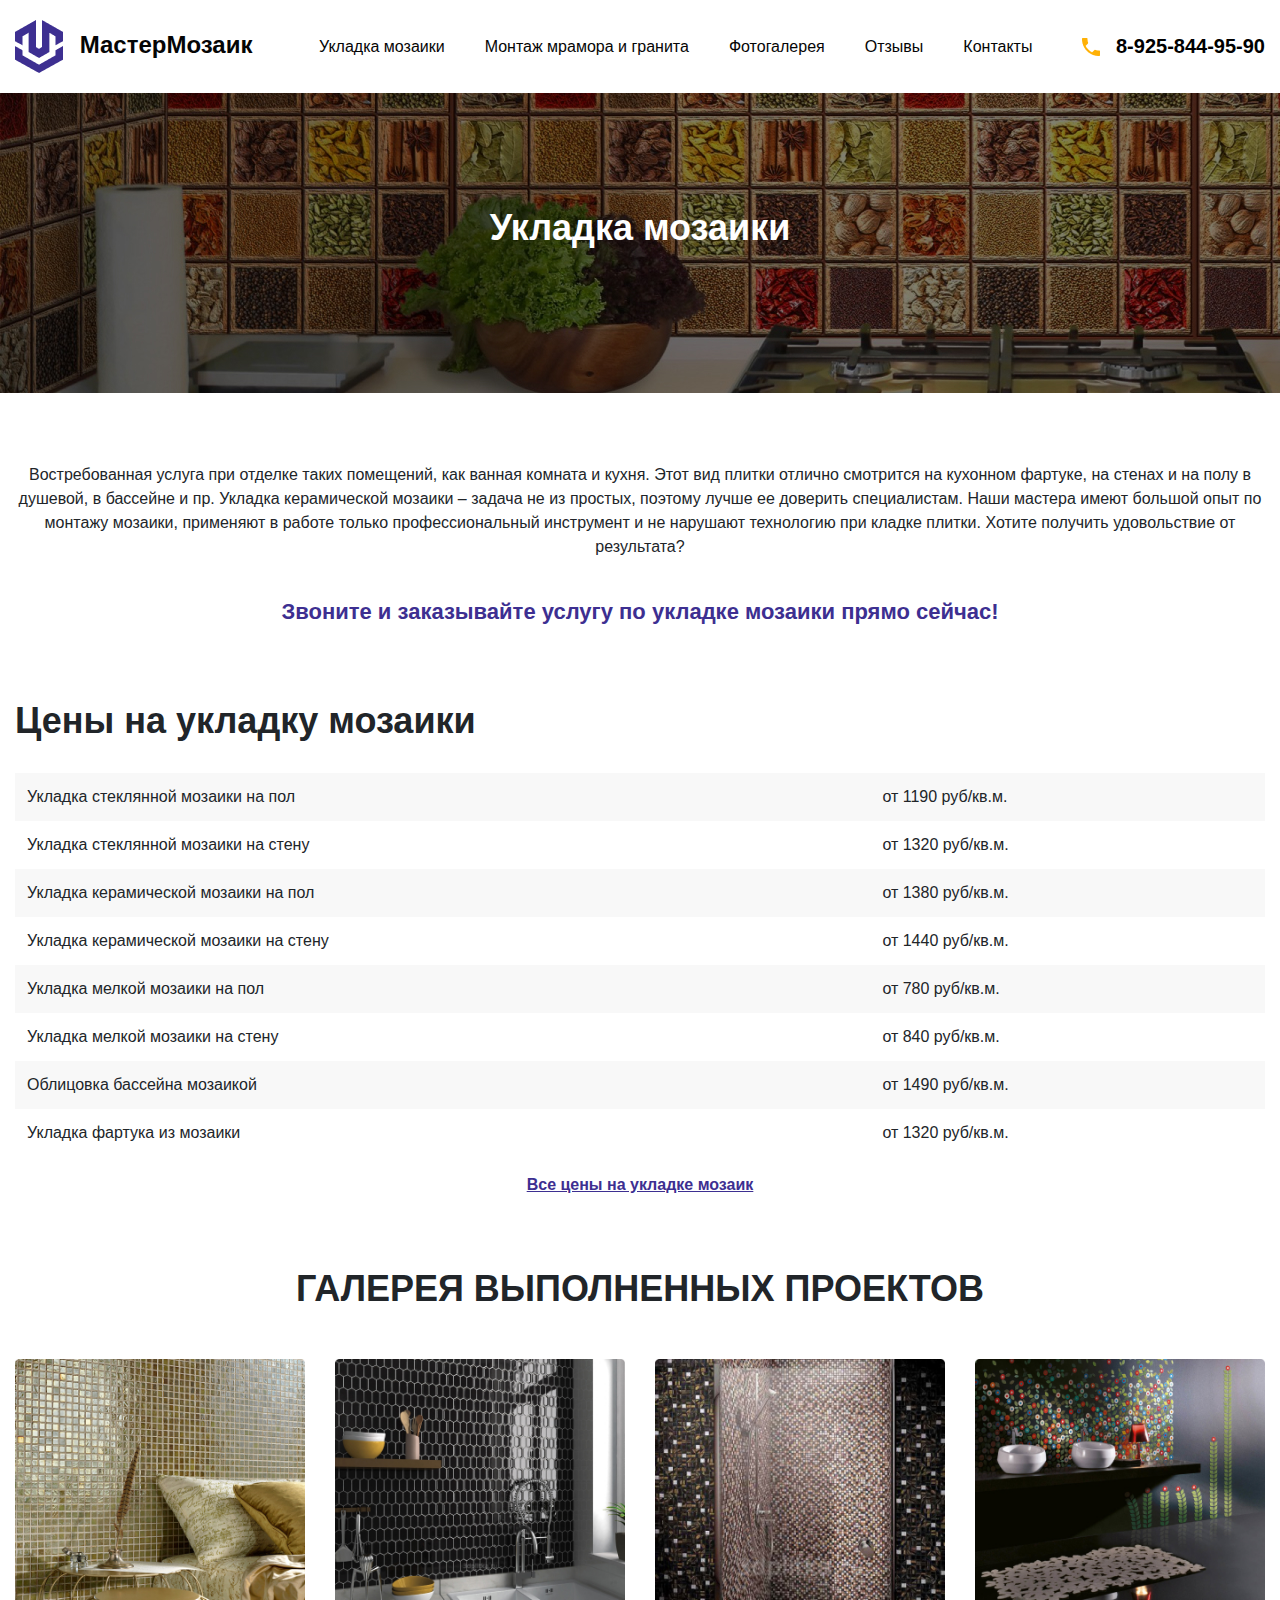
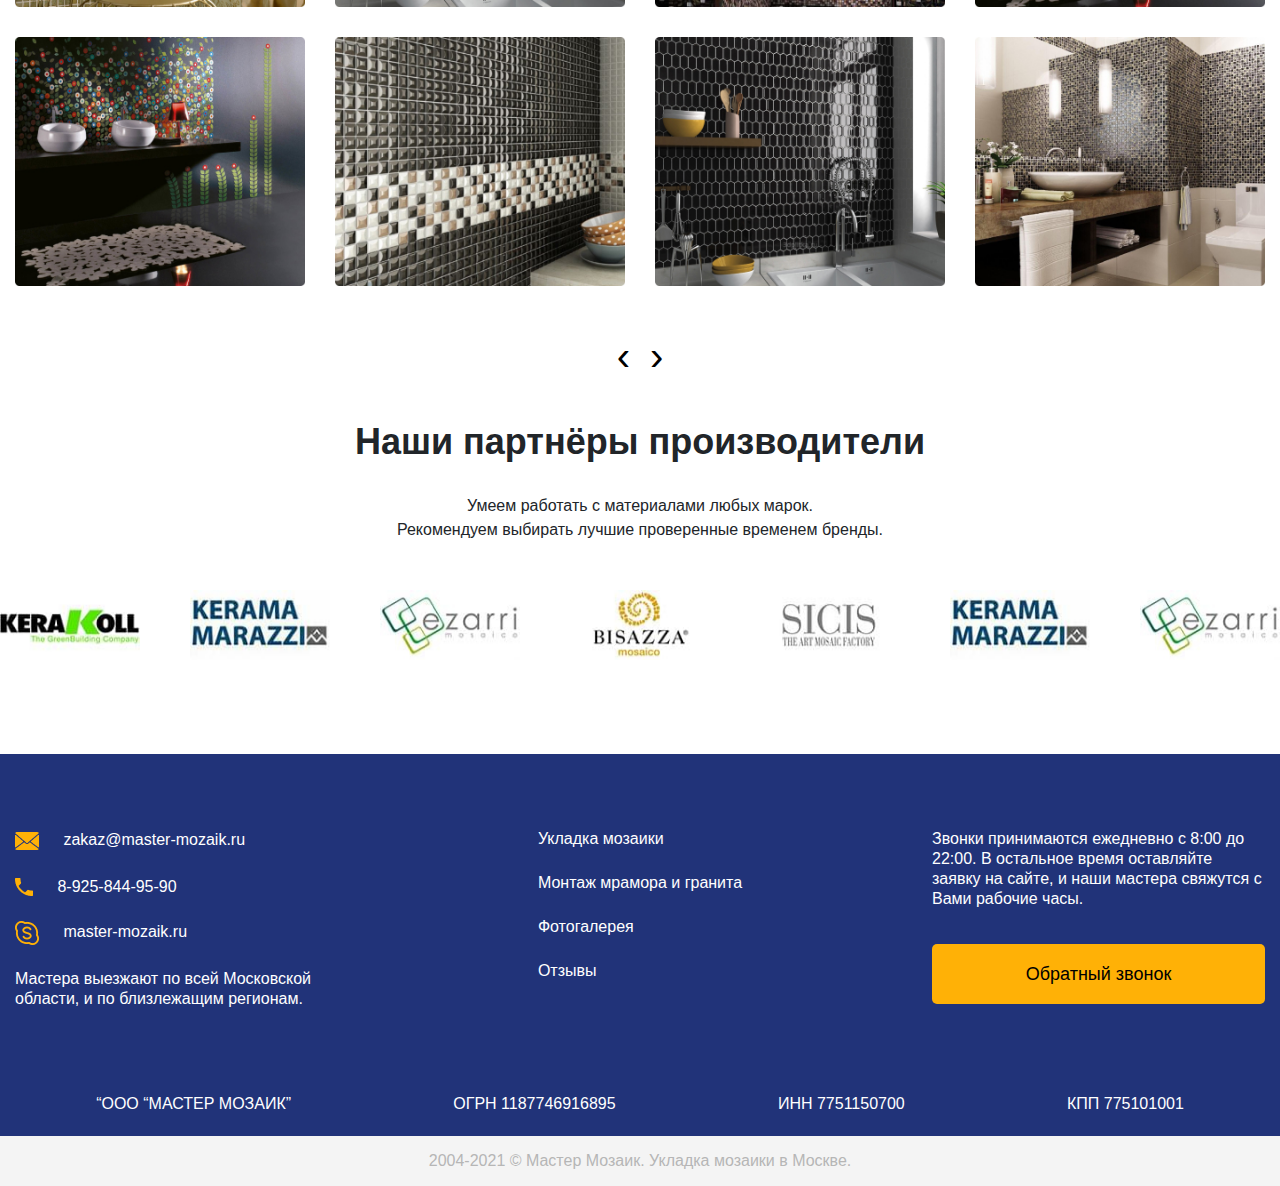
<file: price.html>
<!DOCTYPE html>
<html lang="en">
<head>
  <link rel="stylesheet" href="https://cdn.jsdelivr.net/npm/@fancyapps/ui/dist/fancybox.css"/>
  <link rel="stylesheet" type="text/css" href="css/style.css">
  <meta charset="UTF-8">
  <meta name="viewport" content="width=device-width, initial-scale=1.0">
  <meta http-equiv="X-UA-Compatible" content="ie=edge">
  <title>new template</title>
</head>
<body>

    <header class="header">
      <div class="container">
        <div class="d-flex align-items-center">
          <div class="logo mr-auto">
            <a href="#">
              <img src="img/logo.png" alt="" class="regular-logo">
              <img src="img/logo-white.png" alt="" class="logo-white">
              МастерМозаик
            </a>
          </div>
          <div id="menuToggle">
				    <input type="checkbox">
				    <span id="span1"></span>
				    <span id="span2"></span>
				    <span id="span3"></span>
				  </div>
          <nav class="nav">
            <a href="#">
              Укладка мозаики
            </a>
            <a href="#">
              Монтаж мрамора и гранита
            </a>
            <a href="#">
              Фотогалерея
            </a>
            <a href="#">
              Отзывы
            </a>
            <a href="#">
              Контакты
            </a>
            <div class="tel-box tel-box-mobile d-md-none">
              <a href="tel:+8-925-844-95-90">
                <img src="img/icon-phone.png" alt="">
                8-925-844-95-90
              </a>
            </div>
          </nav>
          <div class="tel-box">
            <a href="tel:+8-925-844-95-90">
              <img src="img/icon-phone.png" alt="">
              8-925-844-95-90
            </a>
          </div>
        </div>
      </div>
    </header>
  <section class="banner text-center p-113" style="background-image: url('img/banner2.jpg')">
    <div class="container">
      <div class="banner_title">
        Укладка мозаики
      </div>
    </div>
  </section>
  <section>
    <div class="container text-center">
      <p>
        Востребованная услуга при отделке таких помещений, как ванная комната и кухня. Этот вид плитки отлично смотрится на кухонном фартуке, на стенах и на полу в душевой, в бассейне и пр. Укладка керамической мозаики – задача не из простых, поэтому лучше ее доверить специалистам. Наши мастера имеют большой опыт по монтажу мозаики, применяют в работе только профессиональный инструмент и не нарушают технологию при кладке плитки. Хотите получить удовольствие от результата?
      </p>
      <button class="btn-text" data-target="#callbackModal" data-toggle="modal">
         Звоните и заказывайте услугу по укладке мозаики прямо сейчас!
      </button>
    </div>
  </section>
  <section class="section-price pt-0 pb-0">
    <div class="container">
      <div class="section-title text-left">
        Цены на укладку мозаики
      </div>
      <table class="table table-striped">
          <tr>
            <td>
              Укладка стеклянной мозаики на пол
            </td>
            <td>
              от 1190 руб/кв.м.
            </td>
          </tr>
          <tr>
            <td>
              Укладка стеклянной мозаики на стену
            </td>
            <td>
              от 1320 руб/кв.м.
            </td>
          </tr>
          <tr>
            <td>
              Укладка керамической мозаики на пол
            </td>
            <td>
              от 1380 руб/кв.м.
            </td>
          </tr>
          <tr>
            <td>
              Укладка керамической мозаики на стену
            </td>
            <td>
              от 1440 руб/кв.м.
            </td>
          </tr>
          <tr>
            <td>
              Укладка мелкой мозаики на пол
            </td>
            <td>
              от 780 руб/кв.м.
            </td>
          </tr>
          <tr>
            <td>
              Укладка мелкой мозаики на стену
            </td>
            <td>
              от 840 руб/кв.м.
            </td>
          </tr>
          <tr>
            <td>
              Облицовка бассейна мозаикой
            </td>
            <td>
              от 1490 руб/кв.м.
            </td>
          </tr>
          <tr>
            <td>
              Укладка фартука из мозаики
            </td>
            <td>
              от 1320 руб/кв.м.
            </td>
          </tr>
      </table>

      <div class="section-price__link text-center">
        <a href="#">
          Все цены на укладке мозаик
        </a>
      </div>

    </div>
  </section>
  <section class="pb-0">
    <div class="container">
      <div class="section-title">
        галерея выполненных проектов
      </div>
      <div class="mt-5 owl-carousel owl-carousel-4 owl-theme owl-loaded owl-drag">
        <div class="gallery-box">
          <a href="img/gallery1.jpg" data-fancybox="gallery">
            <img src="img/gallery1.jpg" alt="">
          </a>
          <a href="img/gallery2.jpg" data-fancybox="gallery">
            <img src="img/gallery2.jpg" alt="">
          </a>
        </div>
        <div class="gallery-box">
          <a href="img/gallery3.jpg" data-fancybox="gallery">
            <img src="img/gallery4.jpg" alt="">
          </a>
          <a href="img/gallery5.jpg" data-fancybox="gallery">
            <img src="img/gallery6.jpg" alt="">
          </a>
        </div>
        <div class="gallery-box">
          <a href="img/gallery7.jpg" data-fancybox="gallery">
            <img src="img/gallery8.jpg" alt="">
          </a>
          <a href="img/gallery9.jpg" data-fancybox="gallery">
            <img src="img/gallery4.jpg" alt="">
          </a>
        </div>
        <div class="gallery-box">
          <a href="img/gallery7.jpg" data-fancybox="gallery">
            <img src="img/gallery2.jpg" alt="">
          </a>
          <a href="img/gallery1.jpg" data-fancybox="gallery">
            <img src="img/gallery5.jpg" alt="">
          </a>
        </div>
        <div class="gallery-box">
          <a href="img/gallery1.jpg" data-fancybox="gallery">
            <img src="img/gallery1.jpg" alt="">
          </a>
          <a href="img/gallery2.jpg" data-fancybox="gallery">
            <img src="img/gallery2.jpg" alt="">
          </a>
        </div>
      </div>
    </div>
  </section>

  <section class="partners pt-0">
      <div class="container">
        <div class="section-title">
          Наши партнёры производители
        </div>
        <p>
          Умеем работать с материалами любых марок.
        </p>
        <p>
          Рекомендуем выбирать лучшие проверенные временем бренды.
        </p>
      </div>
      <div class="loop owl-carousel owl-theme owl-loaded owl-drag mt-5">
        <img src="img/partners1.jpg" alt="">
        <img src="img/partners2.jpg" alt="">
        <img src="img/partners3.jpg" alt="">
        <img src="img/partners4.jpg" alt="">
        <img src="img/partners5.jpg" alt="">
        <img src="img/partners6.jpg" alt="">
        <img src="img/partners7.jpg" alt="">
        <img src="img/partners3.jpg" alt="">
        <img src="img/partners4.jpg" alt="">
      </div>
  </section>

  <footer class="footer">
    <div class="container">
      <div class="d-md-flex justify-content-between align-items-start">
        <div>
          <a href="mailto:zakaz@master-mozaik.ru">
            <img src="img/icon-envelope.png" alt="">
            zakaz@master-mozaik.ru
          </a>
          <a href="tel:+89258449590">
            <img src="img/icon-phone.png" alt="">
            8-925-844-95-90
          </a>
          <a href="#">
            <img src="img/icon-skype.png" alt="">
            master-mozaik.ru
          </a>
          <p>
            Мастера выезжают по всей Московской
            области, и по близлежащим регионам.
          </p>
        </div>
        <div>
          <a href="#">
            Укладка мозаики
          </a>
          <a href="#">
            Монтаж мрамора и гранита
          </a>
          <a href="#">
            Фотогалерея
          </a>
          <a href="#">
            Отзывы
          </a>
        </div>
        <div>
          <p>
            Звонки принимаются ежедневно с 8:00 до 22:00. В остальное время оставляйте заявку на сайте, и наши мастера свяжутся с Вами рабочие часы.
          </p>
          <button class="btn btn-callback" data-target="#callbackModal" data-toggle="modal">
            Обратный звонок
          </button>
        </div>
      </div>
      <div class="d-md-flex justify-content-around mt-5 text-white">
        <div>
          “ООО “МАСТЕР МОЗАИК”
        </div>
        <div>
          ОГРН 1187746916895
        </div>
        <div>
          ИНН 7751150700
        </div>
        <div>
          КПП 775101001
        </div>
      </div>
    </div>
  </footer>
  <div class="copyright">
    <div class="container">
      2004-2021 © Мастер Мозаик. Укладка мозаики в Москве.
    </div>
  </div>


  <!-- Modal -->
  <div class="modal fade" id="callbackModal" tabindex="-1" role="dialog" aria-hidden="true">
    <div class="modal-dialog" role="document">
      <div class="modal-content">
        <div class="modal-header">
          <h5 class="modal-title text-center d-block w-100" id="">Заказать звонок</h5>
          <button type="button" class="close" data-dismiss="modal" aria-label="Close">
            <span aria-hidden="true">&times;</span>
          </button>
        </div>
        <div class="callback_form">
          <input type="text" class="form-control" id="" value="" placeholder="Введите Ваш имя">
          <input type="text" class="form-control" id="" value="" placeholder="Введите Ваш телефона">
          <button type="submit" class="btn link">Отправить</button>
        </div>
      </div>
    </div>
  </div>


  <script src="js/jquery-3.1.1.min.js"></script>
  <script src="js/bootstrap.min.js"></script>
  <script src="js/owl.carousel.min.js"></script>
  <script src="https://cdn.jsdelivr.net/npm/@fancyapps/ui@4.0/dist/fancybox.umd.js"></script>
  <script src="js/app.js"></script>
</body>
</html>
</file>
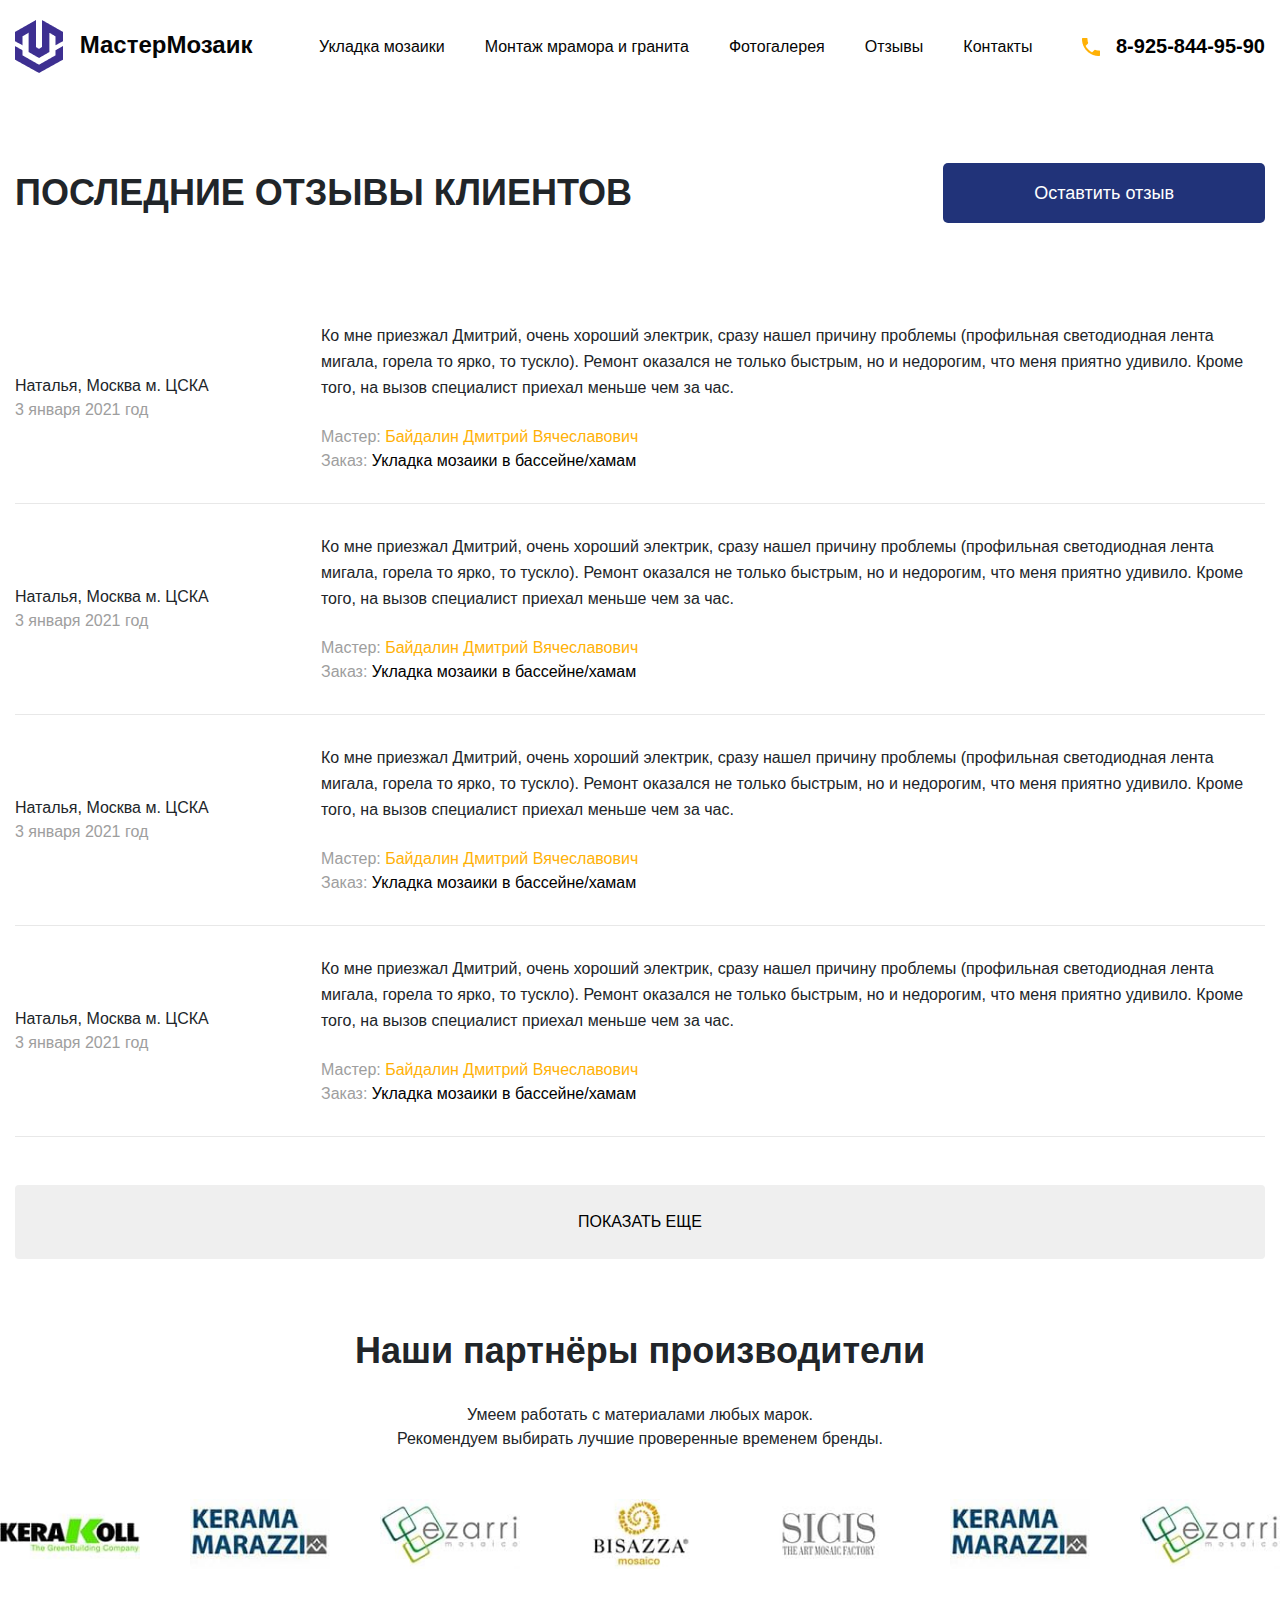
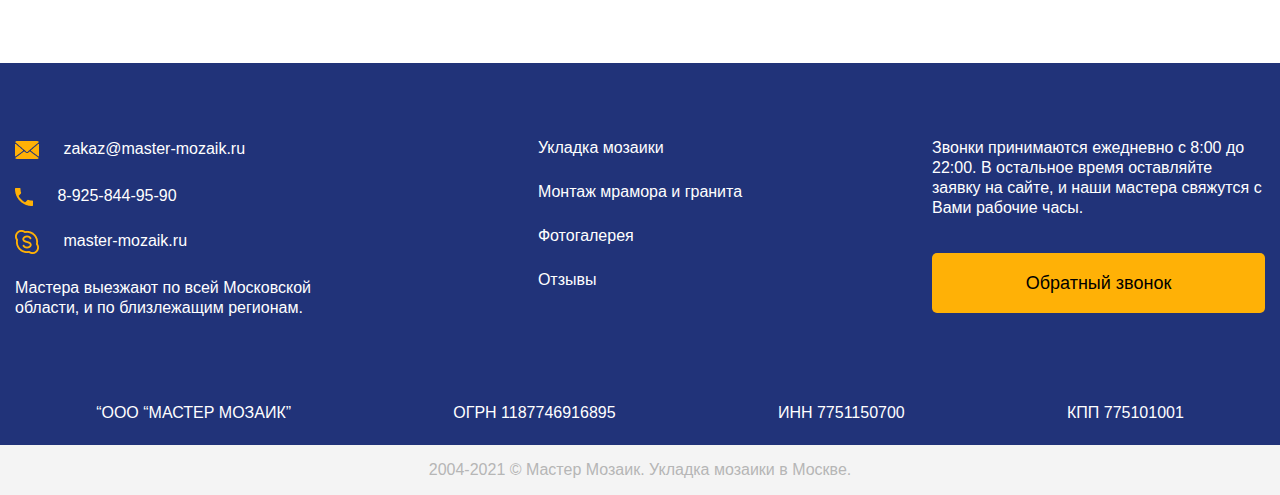
<file: reviews.html>
<!DOCTYPE html>
<html lang="en">
<head>
  <link rel="stylesheet" href="https://cdn.jsdelivr.net/npm/@fancyapps/ui/dist/fancybox.css"/>
  <link rel="stylesheet" type="text/css" href="css/style.css">
  <meta charset="UTF-8">
  <meta name="viewport" content="width=device-width, initial-scale=1.0">
  <meta http-equiv="X-UA-Compatible" content="ie=edge">
  <title>new template</title>
</head>
<body>

    <header class="header">
      <div class="container">
        <div class="d-flex align-items-center">
          <div class="logo mr-auto">
            <a href="#">
              <img src="img/logo.png" alt="" class="regular-logo">
              <img src="img/logo-white.png" alt="" class="logo-white">
              МастерМозаик
            </a>
          </div>
          <div id="menuToggle">
				    <input type="checkbox">
				    <span id="span1"></span>
				    <span id="span2"></span>
				    <span id="span3"></span>
				  </div>
          <nav class="nav">
            <a href="#">
              Укладка мозаики
            </a>
            <a href="#">
              Монтаж мрамора и гранита
            </a>
            <a href="#">
              Фотогалерея
            </a>
            <a href="#">
              Отзывы
            </a>
            <a href="#">
              Контакты
            </a>
            <div class="tel-box tel-box-mobile d-md-none">
              <a href="tel:+8-925-844-95-90">
                <img src="img/icon-phone.png" alt="">
                8-925-844-95-90
              </a>
            </div>
          </nav>
          <div class="tel-box">
            <a href="tel:+8-925-844-95-90">
              <img src="img/icon-phone.png" alt="">
              8-925-844-95-90
            </a>
          </div>
        </div>
      </div>
    </header>
    <section>
      <div class="container">
        <div class="d-md-flex justify-content-between align-items-center">
          <div class="section-title mb-0">
            Последние отзывы клиентов
          </div>
          <div>
            <button type="submit" class="btn primary-btn" data-target="#reviewModal" data-toggle="modal">Оставтить отзыв</button>
          </div>
        </div>
      </div>
    </section>
    <section class="section-reviews pt-0">
      <div class="container">
        <div class="d-md-flex justify-content-between align-items-center reviews-box">
          <div>
            <b>
              Наталья, Москва м. ЦСКА
            </b>
            </br>
            <span>3 января 2021 год</span>
          </div>
          <div>
            <p>
              Ко мне приезжал Дмитрий, очень хороший электрик, сразу нашел причину проблемы (профильная светодиодная лента мигала, горела то ярко, то тускло). Ремонт оказался не только быстрым, но и недорогим, что меня приятно удивило. Кроме того, на вызов специалист приехал меньше чем за час.
            </p>
            <span>Мастер: </span> <span class="span-yellow">Байдалин Дмитрий Вячеславович</span>
            </br>
            <span>Заказ: </span><span class="span-black">Укладка мозаики в бассейне/хамам</span>
          </div>
        </div>
        <div class="d-md-flex justify-content-between align-items-center reviews-box">
          <div>
            <b>
              Наталья, Москва м. ЦСКА
            </b>
            </br>
            <span>3 января 2021 год</span>
          </div>
          <div>
            <p>
              Ко мне приезжал Дмитрий, очень хороший электрик, сразу нашел причину проблемы (профильная светодиодная лента мигала, горела то ярко, то тускло). Ремонт оказался не только быстрым, но и недорогим, что меня приятно удивило. Кроме того, на вызов специалист приехал меньше чем за час.
            </p>
            <span>Мастер: </span> <span class="span-yellow">Байдалин Дмитрий Вячеславович</span>
            </br>
            <span>Заказ: </span><span class="span-black">Укладка мозаики в бассейне/хамам</span>
          </div>
        </div>
        <div class="d-md-flex justify-content-between align-items-center reviews-box">
          <div>
            <b>
              Наталья, Москва м. ЦСКА
            </b>
            </br>
            <span>3 января 2021 год</span>
          </div>
          <div>
            <p>
              Ко мне приезжал Дмитрий, очень хороший электрик, сразу нашел причину проблемы (профильная светодиодная лента мигала, горела то ярко, то тускло). Ремонт оказался не только быстрым, но и недорогим, что меня приятно удивило. Кроме того, на вызов специалист приехал меньше чем за час.
            </p>
            <span>Мастер: </span> <span class="span-yellow">Байдалин Дмитрий Вячеславович</span>
            </br>
            <span>Заказ: </span><span class="span-black">Укладка мозаики в бассейне/хамам</span>
          </div>
        </div>
        <div class="d-md-flex justify-content-between align-items-center reviews-box">
          <div>
            <b>
              Наталья, Москва м. ЦСКА
            </b>
            </br>
            <span>3 января 2021 год</span>
          </div>
          <div>
            <p>
              Ко мне приезжал Дмитрий, очень хороший электрик, сразу нашел причину проблемы (профильная светодиодная лента мигала, горела то ярко, то тускло). Ремонт оказался не только быстрым, но и недорогим, что меня приятно удивило. Кроме того, на вызов специалист приехал меньше чем за час.
            </p>
            <span>Мастер: </span> <span class="span-yellow">Байдалин Дмитрий Вячеславович</span>
            </br>
            <span>Заказ: </span><span class="span-black">Укладка мозаики в бассейне/хамам</span>
          </div>
        </div>

        <button class="btn link w-100 p-4 text-uppercase mt-5">
            Показать еще
          </button>
      </div>
    </section>


  <section class="partners pt-0">
      <div class="container">
        <div class="section-title">
          Наши партнёры производители
        </div>
        <p>
          Умеем работать с материалами любых марок.
        </p>
        <p>
          Рекомендуем выбирать лучшие проверенные временем бренды.
        </p>
      </div>
      <div class="loop owl-carousel owl-theme owl-loaded owl-drag mt-5">
        <img src="img/partners1.jpg" alt="">
        <img src="img/partners2.jpg" alt="">
        <img src="img/partners3.jpg" alt="">
        <img src="img/partners4.jpg" alt="">
        <img src="img/partners5.jpg" alt="">
        <img src="img/partners6.jpg" alt="">
        <img src="img/partners7.jpg" alt="">
        <img src="img/partners3.jpg" alt="">
        <img src="img/partners4.jpg" alt="">
      </div>
  </section>

  <footer class="footer">
    <div class="container">
      <div class="d-md-flex justify-content-between align-items-start">
        <div>
          <a href="mailto:zakaz@master-mozaik.ru">
            <img src="img/icon-envelope.png" alt="">
            zakaz@master-mozaik.ru
          </a>
          <a href="tel:+89258449590">
            <img src="img/icon-phone.png" alt="">
            8-925-844-95-90
          </a>
          <a href="#">
            <img src="img/icon-skype.png" alt="">
            master-mozaik.ru
          </a>
          <p>
            Мастера выезжают по всей Московской
            области, и по близлежащим регионам.
          </p>
        </div>
        <div>
          <a href="#">
            Укладка мозаики
          </a>
          <a href="#">
            Монтаж мрамора и гранита
          </a>
          <a href="#">
            Фотогалерея
          </a>
          <a href="#">
            Отзывы
          </a>
        </div>
        <div>
          <p>
            Звонки принимаются ежедневно с 8:00 до 22:00. В остальное время оставляйте заявку на сайте, и наши мастера свяжутся с Вами рабочие часы.
          </p>
          <button class="btn btn-callback" data-target="#callbackModal" data-toggle="modal">
            Обратный звонок
          </button>
        </div>
      </div>
      <div class="d-md-flex justify-content-around mt-5 text-white">
        <div>
          “ООО “МАСТЕР МОЗАИК”
        </div>
        <div>
          ОГРН 1187746916895
        </div>
        <div>
          ИНН 7751150700
        </div>
        <div>
          КПП 775101001
        </div>
      </div>
    </div>
  </footer>
  <div class="copyright">
    <div class="container">
      2004-2021 © Мастер Мозаик. Укладка мозаики в Москве.
    </div>
  </div>


  <!-- Modal callback -->
  <div class="modal fade" id="callbackModal" tabindex="-1" role="dialog" aria-hidden="true">
    <div class="modal-dialog" role="document">
      <div class="modal-content">
        <div class="modal-header">
          <h5 class="modal-title text-center d-block w-100" id="">Заказать звонок</h5>
          <button type="button" class="close" data-dismiss="modal" aria-label="Close">
            <span aria-hidden="true">&times;</span>
          </button>
        </div>
        <div class="callback_form">
          <input type="text" class="form-control" id="" value="" placeholder="Введите Ваш имя">
          <input type="text" class="form-control" id="" value="" placeholder="Введите Ваш телефона">
          <button type="submit" class="btn link">Отправить</button>
        </div>
      </div>
    </div>
  </div>

  <!-- Modal review -->
  <div class="modal fade" id="reviewModal" tabindex="-1" role="dialog" aria-hidden="true">
    <div class="modal-dialog" role="document">
      <div class="modal-content">
        <div class="modal-header">
          <h5 class="modal-title text-center d-block w-100" id="">Оставить отзыв</h5>
          <button type="button" class="close" data-dismiss="modal" aria-label="Close">
            <span aria-hidden="true">&times;</span>
          </button>
        </div>
        <div class="callback_form">
          <input type="text" class="form-control" id="" value="" placeholder="Введите Ваш имя">
          <textarea class="form-control" id="" rows="6" placeholder="Ваш отзыв"></textarea>
          <button type="submit" class="btn link">Отправить</button>
        </div>
      </div>
    </div>
  </div>

  <script src="js/jquery-3.1.1.min.js"></script>
  <script src="js/bootstrap.min.js"></script>
  <script src="js/owl.carousel.min.js"></script>
  <script src="https://cdn.jsdelivr.net/npm/@fancyapps/ui@4.0/dist/fancybox.umd.js"></script>
  <script src="js/app.js"></script>
</body>
</html>
</file>
<file: css/style.css>
@import "normalize.css";
@import "bootstrap.min.css";
@import "owl.carousel.min.css";

<link rel="preconnect" href="https://fonts.googleapis.com">
<link rel="preconnect" href="https://fonts.gstatic.com" crossorigin>
<link href="https://fonts.googleapis.com/css2?family=Montserrat:wght@400;500;600&display=swap" rel="stylesheet">
body{
  font-family: 'Montserrat', sans-serif;
  font-size: 16px;
  color: #000;
  line-height: 26px;
}
img{
  max-width: 100%;
}
input,
button,
button:focus{
  outline: none;
  box-shadow: none !important;
}
a:hover{
  text-decoration: none;
}
section{
  padding: 70px 0;
}
.header{
  padding: 20px 0;
}
.logo a{
  font-weight: 600;
  font-size: 24px;
  line-height: 29px;
  color: #050505;
  display: block;
}
.logo img{
  margin-right: 10px;
}
.nav a{
  font-weight: 400;
  font-size: 16px;
  line-height: 20px;
  color: #050505;
  margin-right: 40px;
}
.tel-box a{
  font-weight: 700;
  font-size: 20px;
  line-height: 24px;
  color: #000;
}
.tel-box img{
  margin: 0 10px;
}

.section-about__img img{
  padding-left: 24px;
}
.section-about__img{
  position: relative;
  z-index: 1;
}
.section-about__img:before{
  content: "";
  position: absolute;
  width: 100%;
  height: 115%;
  left: 0;
  top: -7.5%;
  background-image: url("../img/hallway-bg.png");
  background-repeat: no-repeat;
  z-index: -1;
}
.section-about__title{
  font-weight: 500;
  font-size: 24px;
  line-height: 29px;
  margin-bottom: 30px;
}
p{
  margin-bottom: 35px;
}
.link a,
.link button{
  border-radius: 5px;
  width: 328px;
  height: 60px;
  background: transparent;
  border: 1px solid #22347C;
  color: #000;
  display: block;
  text-align: center;
  padding: 15px 0;
  font-size: 18px;
}
.section-title{
  font-weight: 600;
  font-size: 36px;
  line-height: 44px;
  text-transform: uppercase;
  margin-bottom: 30px;
  text-align: center;
}
.gallery{
  background-image: url("../img/gallery-bg.png");
  background-repeat: no-repeat;
  background-position: right;
}
.galleryTabs li{
  display: block;
  width: 100%;
}
.galleryTabs a{
  font-weight: 400;
  font-size: 16px;
  line-height: 20px;
  color: #000;
  display: block;
  width: 100%;
  padding: 12px 30px;
  margin: 0;
  border-radius: 0 !important;
}
.galleryTabs a.active{
  background-color: #FFB106 !important;
  border: none;
}
.galleryTabs a:hover{
  border-color: #FFB106 !important;
}
.galleryTabs{
  background-color: #F4F4F4;
  border-radius: 5px;
  margin-top: 70px;
}

.galleryChoiceTabs a{
  font-weight: 500;
  font-size: 24px;
  line-height: 29px;
  color: #7C7C7C;
  border: none !important;
  padding: 10px 10px;
}
.nav-tabs{
  border: none;
}
.galleryChoiceTabs a.active{
  color: #FFB106 !important;
  border: none;
}
.galleryChoiceTabs {
  margin-left: 50px;
  margin-bottom: 25px;
}
.banner_title{
  font-weight: 600;
  font-size: 36px;
  line-height: 44px;
  text-align: center;
  text-transform: uppercase;
  color: #FFF;
  margin-bottom: 30px;
}
.banner p{
  color: #fff;
  font-size: 24px;
  line-height: 29px;
  max-width: 770px;
  margin-left: auto;
  margin-right: auto;
}
.reviews__box{
  background: #FFFFFF;
  box-shadow: 0px 4px 50px rgba(33, 51, 121, 0.1);
  border-radius: 10px;
  padding: 40px 80px;
}
.reviewsTabs{
  margin: 0;
  display: block;
  text-align: center;
}
.reviewsTabs li{
  display: inline-block;
}
.partners .section-title,
.reviews .section-title{
  text-transform: none;
}
.partners p{
  max-width: 555px;
  margin: 0 auto;
  text-align: center;
}
.footer{
  background-color: #213379;
  padding-top: 75px;
  padding-bottom: 20px;
}
.footer a{
  font-weight: 400;
  font-size: 16px;
  line-height: 20px;
  color: #FFFFFF;
  display: block;
  margin-bottom: 24px;
}
.footer p{
  font-weight: 400;
  font-size: 16px;
  line-height: 20px;
  color: #FFFFFF;
  max-width: 333px;
}
.footer img{
  margin-right: 20px;
}
.btn-callback{
  font-weight: 500;
  font-size: 18px;
  line-height: 22px;
  color: #000000;
  width: 100%;
  padding: 18px;
  background: #FFB106;
  box-shadow: 0px 4px 5px rgba(0, 0, 0, 0.05);
  border-radius: 5px;
}
.start-section__title{
  font-weight: 400;
  font-size: 36px;
  line-height: 46px;
  margin-top: 45px;
}
.start-section__title span{
  font-weight: 600;
  display: block;
}
.start-section a{
  font-weight: 500;
  font-size: 18px;
  line-height: 22px;
  color: #fff;
  background: #213379;
  border-radius: 5px;
  padding: 20px;
  width: 320px;
  display: block;
  margin-top: 40px;
  text-align: center;
}
.callback_form{
  background: #FFFFFF;
  box-shadow: 0px 10px 20px rgba(0, 0, 0, 0.1);
  border-radius: 5px;
  max-width: 450px;
  padding: 48px;
  margin-left: auto;
  position: relative;
}
.callback_form:before {
    content: "";
    position: absolute;
    width: 100%;
    height: 115%;
    left: -35px;
    bottom: -35px;
    background-image: url(../img/form-bg.png);
    background-repeat: no-repeat;
    z-index: -1;
    background-position: bottom left;
}
.callback_form button{
  font-weight: 500;
  font-size: 18px;
  line-height: 22px;
  color: #fff;
  background: #213379;
  border-radius: 5px;
  padding: 20px;
  width: 100%;
  display: block;
  text-align: center;
  margin-bottom: 20px;
}
.callback_form input,
.callback_form textarea{
  font-weight: 400;
  font-size: 16px;
  line-height: 20px;
  color: #BEBEBE;
  border: none;
  border-bottom: 1px solid #F4F4F4;
  margin-bottom: 30px;
}
.callback_form textarea{
  outline: none;
  resize: none;
  box-shadow: none;
}
.callback_form textarea:focus{
  box-shadow: none;
}
.callback_form p{
  font-weight: 400;
  font-size: 16px;
  line-height: 20px;
  margin-top: 10px;
}
.callback_form__title{
  font-weight: 600;
  font-size: 36px;
  line-height: 44px;
}
.main-bg{
  background-image: url(../img/bg-pattern.png);
  background-repeat: no-repeat;
  top: 0;
  left: 0;
  position: relative;
}
.start-section:before {
    content: "";
    position: absolute;
    width: 100%;
    height: 115%;
    left: -35px;
    bottom: -35px;
    background-image: url(../img/bg-rombs.png);
    background-repeat: no-repeat;
    background-position: 22% 68%;
    z-index: -1;
}
.mainbg{
  background-image: url(../img/bg-corner.jpg);
  position: absolute;
  width: 100%;
  height: 1014px;
  background-repeat: no-repeat;
  background-position: top right;
  top: 0;
  right: 0;
  z-index: -1;
}
.contacts-box a{
  font-weight: 600;
  font-size: 24px;
  line-height: 29px;
  color: #FFFFFF;
  display: block;
  margin-bottom: 24px;
}
.contacts-box p{
  font-weight: 400;
  font-size: 24px;
  line-height: 29px;
  max-width: 510px;
  margin-top: 50px;
}
.map{
  position: relative;
}
.map__desc {
    padding: 70px 50px;
    background: #fff;
    box-shadow: 0px 4px 20px rgb(0 0 0 / 15%);
    border-radius: 10px;
    position: absolute;
    max-width: 450px;
    max-height: 330px;
    right: 15%;
    bottom: 10%;
}
#menuToggle {
  overflow: hidden;
  display: flex;
  flex-direction: column;
  justify-content: center;
  align-items: center;
  z-index: 13;
  height: 25px;
  width: 25px;
}

#menuToggle {
    overflow: hidden;
    display: flex;
    flex-direction: column;
    justify-content: center;
    align-items: center;
    width: 45px;
    height: 35px;
    z-index: 13;
}
#menuToggle input {
    display: flex;
    width: 60px;
    height: 60px;
    position: absolute;
    cursor: pointer;
    opacity: 0;
    z-index: 20;
}
#menuToggle span {
  width: 25px;
  height: 3px;
  margin-bottom: 5px;
  background: #fff;
  border-radius: 4px;
  -webkit-transition: all .7s cubic-bezier(.08,.81,.87,.71);
  -moz-transition: all .7s cubic-bezier(.08,.81,.87,.71);
  -ms-transition: all .7s cubic-bezier(.08,.81,.87,.71);
  -o-transition: all .7s cubic-bezier(.08,.81,.87,.71);
  transition: all .7s cubic-bezier(.08,.81,.87,.71);
  z-index: 10;
  margin-left: auto;
}
#menuToggle span:last-of-type{
  margin-bottom: 0;
}
#span1 {
    transform-origin: 4px 0px;
}
#menuToggle #span2{
  width: 15px;
}
#span3 {
    transform-origin: bottom right;
}
#menuToggle input:checked ~ #span1 {
  transform: rotate(90deg) translate(0px);
  margin-right: -3px;
}
#menuToggle input:checked ~ #span2 {
  transform: rotate(270deg) translate(6px);
  margin-right: 3px;
}
#menuToggle input:checked ~ #span3 {
  transform: rotate(90deg) translate(1px);
  margin-right: 4px;
}
.copyright{
  background-color: #F4F4F4;
  font-weight: 400;
  font-size: 16px;
  line-height: 20px;
  text-align: center;
  color: #B6B6B6;
  padding: 15px 0;
}
.owl-carousel .owl-nav button{
  font-size: 40px !important;
  color: #000 !important;
  margin: 10px;
}
.owl-carousel .owl-nav button:hover{
  color: #FFB106 !important;
}
.owl-nav{
  text-align: center;
}
.modal-header button{
  position: absolute;
  right: 5px;
  top: -3px;
  color: #000;
  opacity: 1;
  font-size: 32px;
  padding: 0 !important;
  z-index: 2;
}
.modal-header button:before{
  content: "";
  position: absolute;
  width: 40px;
  height: 40px;
  background: #FFB106;
  border-radius: 10px;
  transform: rotate(-45deg);
  z-index:-1;
  left: -8px;
  top: -1px;
}
.modal .callback_form{
  max-width: 100%;
  padding: 30px;
  margin-left: 0;
}
.modal .callback_form:before{
  display: none;
}
.p-113{
  padding: 113px;
}
.btn-text{
  font-weight: 700;
  font-size: 22px;
  background: none;
  border: none;
  color: #3D2F91;
  cursor: pointer;
  transition: all .5s ease;
}
.section-price .section-title{
  text-transform: none;
}
.table-striped tbody tr:nth-of-type(odd){
  background-color: #F8F8F8;
}
.table td, .table th{
  border: none;
}
.section-price__link a{
  font-weight: 600;
  font-size: 16px;
  line-height: 20px;
  color: #3D2F91;
  text-decoration: underline;
  transition: all .5s ease;
}
.gallery-box a img {
    margin-bottom: 30px;
}
.nav a{
  transition: all .5s ease;
}
.btn-text:hover,
.nav a:hover,
.section-price__link a:hover{
  color: #FFB106;
}
.banner .banner_title{
  text-transform: none;
}
.banner .btn-text{
  color: #FFB106;
  text-decoration: none;
  max-width: 422px;
}
.primary-btn{
  font-weight: 500;
  font-size: 18px;
  line-height: 22px;
  color: #fff;
  background: #213379;
  border-radius: 5px;
  padding: 20px;
  width: 100%;
  display: block;
  text-align: center;
  padding: 18px 90px;
}
.reviews-box{
  border-bottom: 1px solid #E8E8E8;
  padding: 30px 0;
}
.reviews-box div:first-of-type{
  max-width: 350px;
  width: 58%;
}
.reviews-box b{
  font-weight: 500;
  font-size: 16px;
  line-height: 20px;
  margin-bottom: 10px;
}
.reviews-box span{
  font-weight: 400;
  font-size: 16px;
  line-height: 20px;
  color: #9E9E9E;
}
.reviews-box P{
  margin-bottom: 24px;
  font-weight: 400;
  font-size: 16px;
  line-height: 26px;
}
.span-black{
  color: #000 !important;
}
.span-yellow{
  color: #FFB106 !important;
}
@media (min-width: 581px){
  #menuToggle {
    display: none;
  }
  .logo-white{
    display: none;
  }
}
@media (max-width: 580px){
  .primary-btn{
    margin-top: 20px;
  }
  .reviews-box{
    text-align: center;
  }
  .reviews-box span{
    display: block;
  }
  .reviews-box div:first-of-type {
    max-width: 100%;
    width: 100%;
    margin-bottom: 15px;
  }

  .tel-box{
    display: none;
  }
  .start-section{
    color: #fff;
  }
  .header{
    background-color: #213379;
  }
  .logo a{
    color: #fff;
  }
  .logo-white{
    display: inline;
  }
  .regular-logo{
    display: none;
  }
  header .nav {
    position: absolute;
    background: #213379;
    width: 100%;
    height: fit-content;
    z-index: 13;
    top: -110%;
    left: 0;
    transition: all .5s ease;
    padding: 20px 0;
    max-height: 100%;
    overflow-y: scroll;
    display: block;
  }
  .nav.active {
    top: 62px;
  }
  .map__desc{
    max-width: 90%;
    max-height: 330px;
    right: 0;
    left: 0;
    bottom: -5%;
    margin: auto;
  }
  .nav a{
    color: #fff;
    display: block;
    margin-bottom: 40px;
    text-align: center;
  }
  .tel-box-mobile{
    display: block;
  }
  .main-bg{
    background-image: none;
  }
  .start-section__title{
    font-size: 24px;
    text-align: center;
    margin-top: 0;
  }
  .start-section{
    text-align: center;
  }
  section {
    padding: 30px 0;
  }
  .start-section a{
    margin: 20px auto;
  }
  .start-section:before,
  .section-about__img:before{
    display: none;
  }
  .callback_form{
    color: #000;
    padding: 40px 20px;
  }
  .callback_form__title{
    font-size: 24px;
  }
  .mainbg {
    background-image: url(../img/bg-corner-mobile.png);
    height: 882px;
  }
  .section-about__img img {
    padding-left: 0;
    height: 320px;
    object-fit: cover;
  }
  .callback_form:before {
    height: 105%;
    left: 0;
    bottom: -14px;
    background-repeat: repeat;
    z-index: -1;
    border-radius: 5px;
  }
  .section-about{
    background-color: #F9F9F9;
    text-align: center;
  }
  .section-about__title{
    margin-top: 25px;
    font-size: 24px;
  }
  .section-title{
    font-size: 24px;
  }
  .nav-tabs a{
    color: #000;
  }
  .galleryChoiceTabs {
    margin-left: 0;
    margin-bottom: 0;
  }
  li.nav-item {
    display: block;
    width: 100%;
  }
  .galleryChoiceTabs a {
    font-size: 17px;
    margin-bottom: 0 !important;
    text-align: center !important;
    display: block !important;
  }
  .banner_title{
    font-size: 24px;
  }
  .banner p{
    font-size: 16px;
  }
  .reviews__box{
    padding: 20px;
  }
  .galleryChoiceTabs{
    display: flex;
  }
  .galleryChoiceTabs li{
    width: 50%;
  }
  .galleryChoiceTabs li a{
    margin: 0;
    text-align: left important;;
  }
  .galleryChoiceTabs li a:nth-child(2){
    text-align: right important;
  }
  .galleryChoiceTabs p{
    font-size: 14px;
    text-align: center;
  }
  .reviews-img>div{
    margin-bottom: 10px;
    text-align: center;
  }
  .partners p{
    font-size: 14px;
  }
  .footer{
    text-align: center;
  }
  .p-113 {
    padding: 45px;
  }
}
</file>
